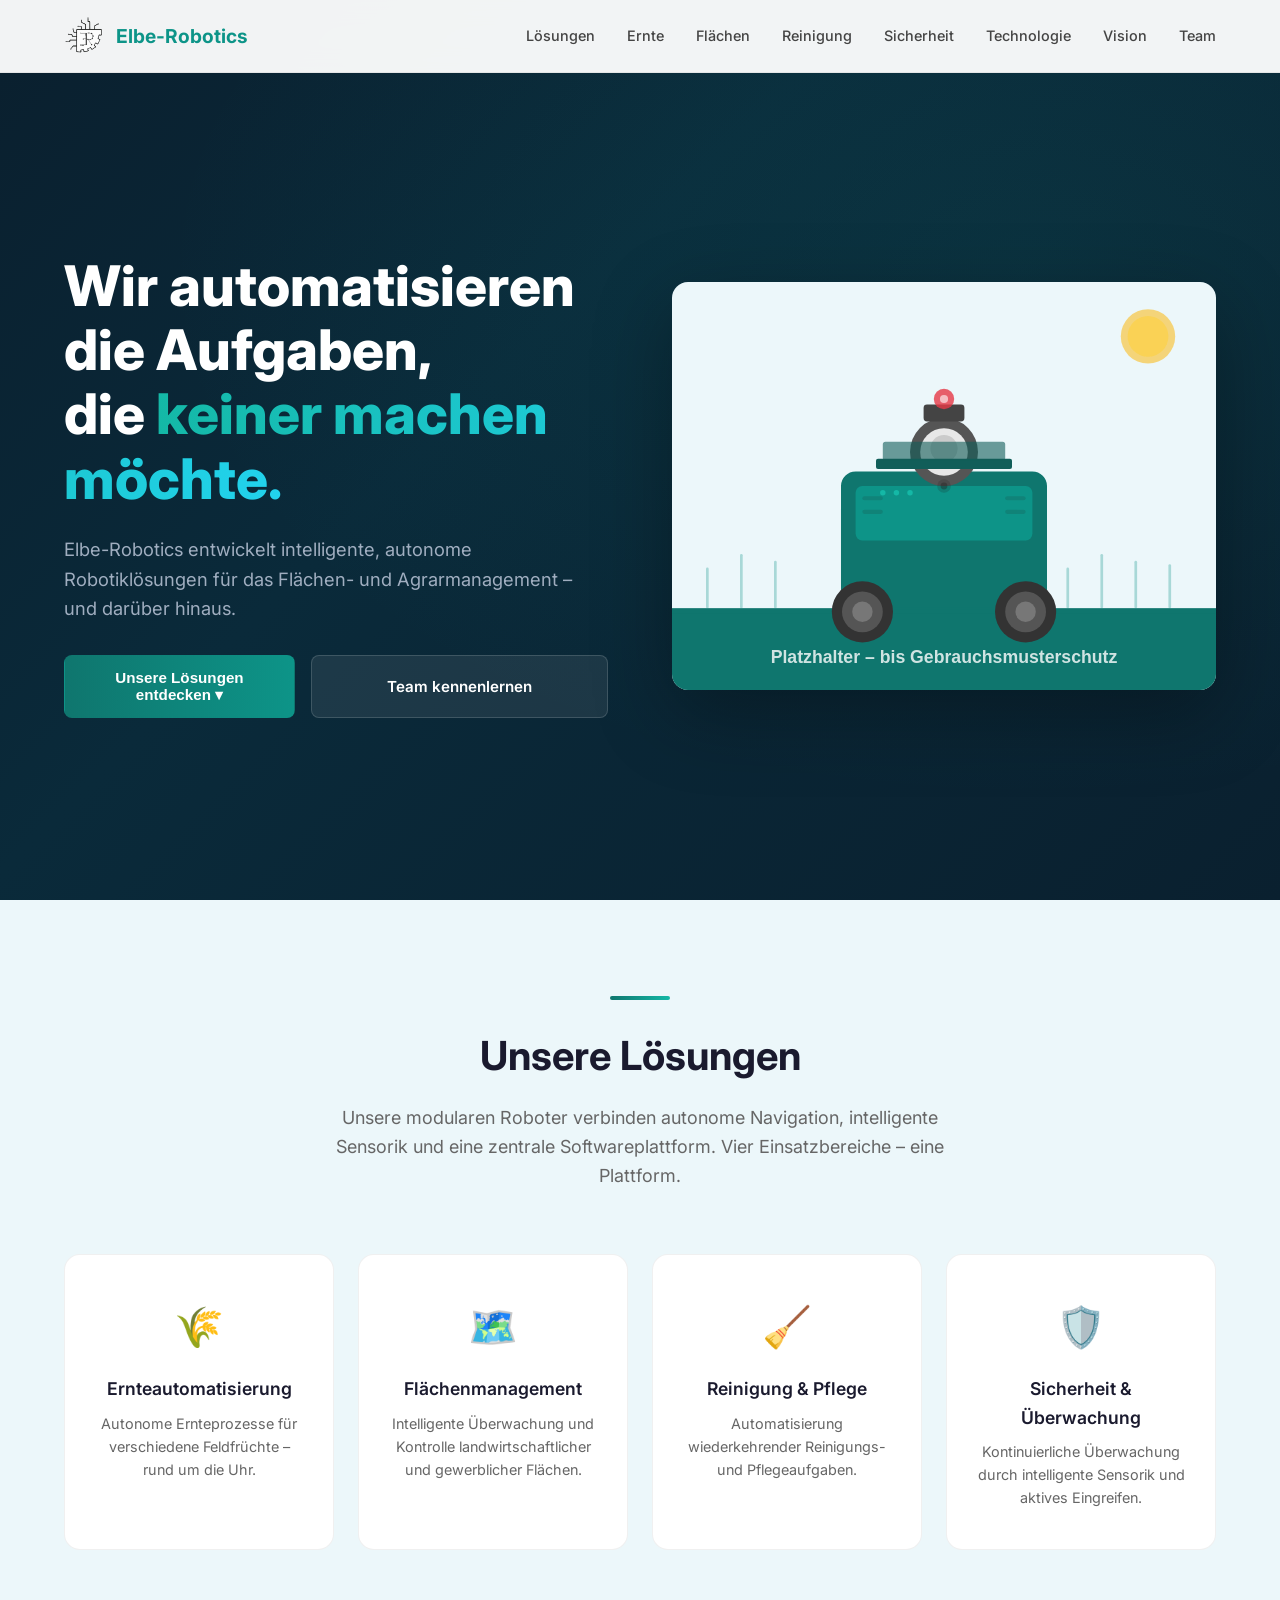
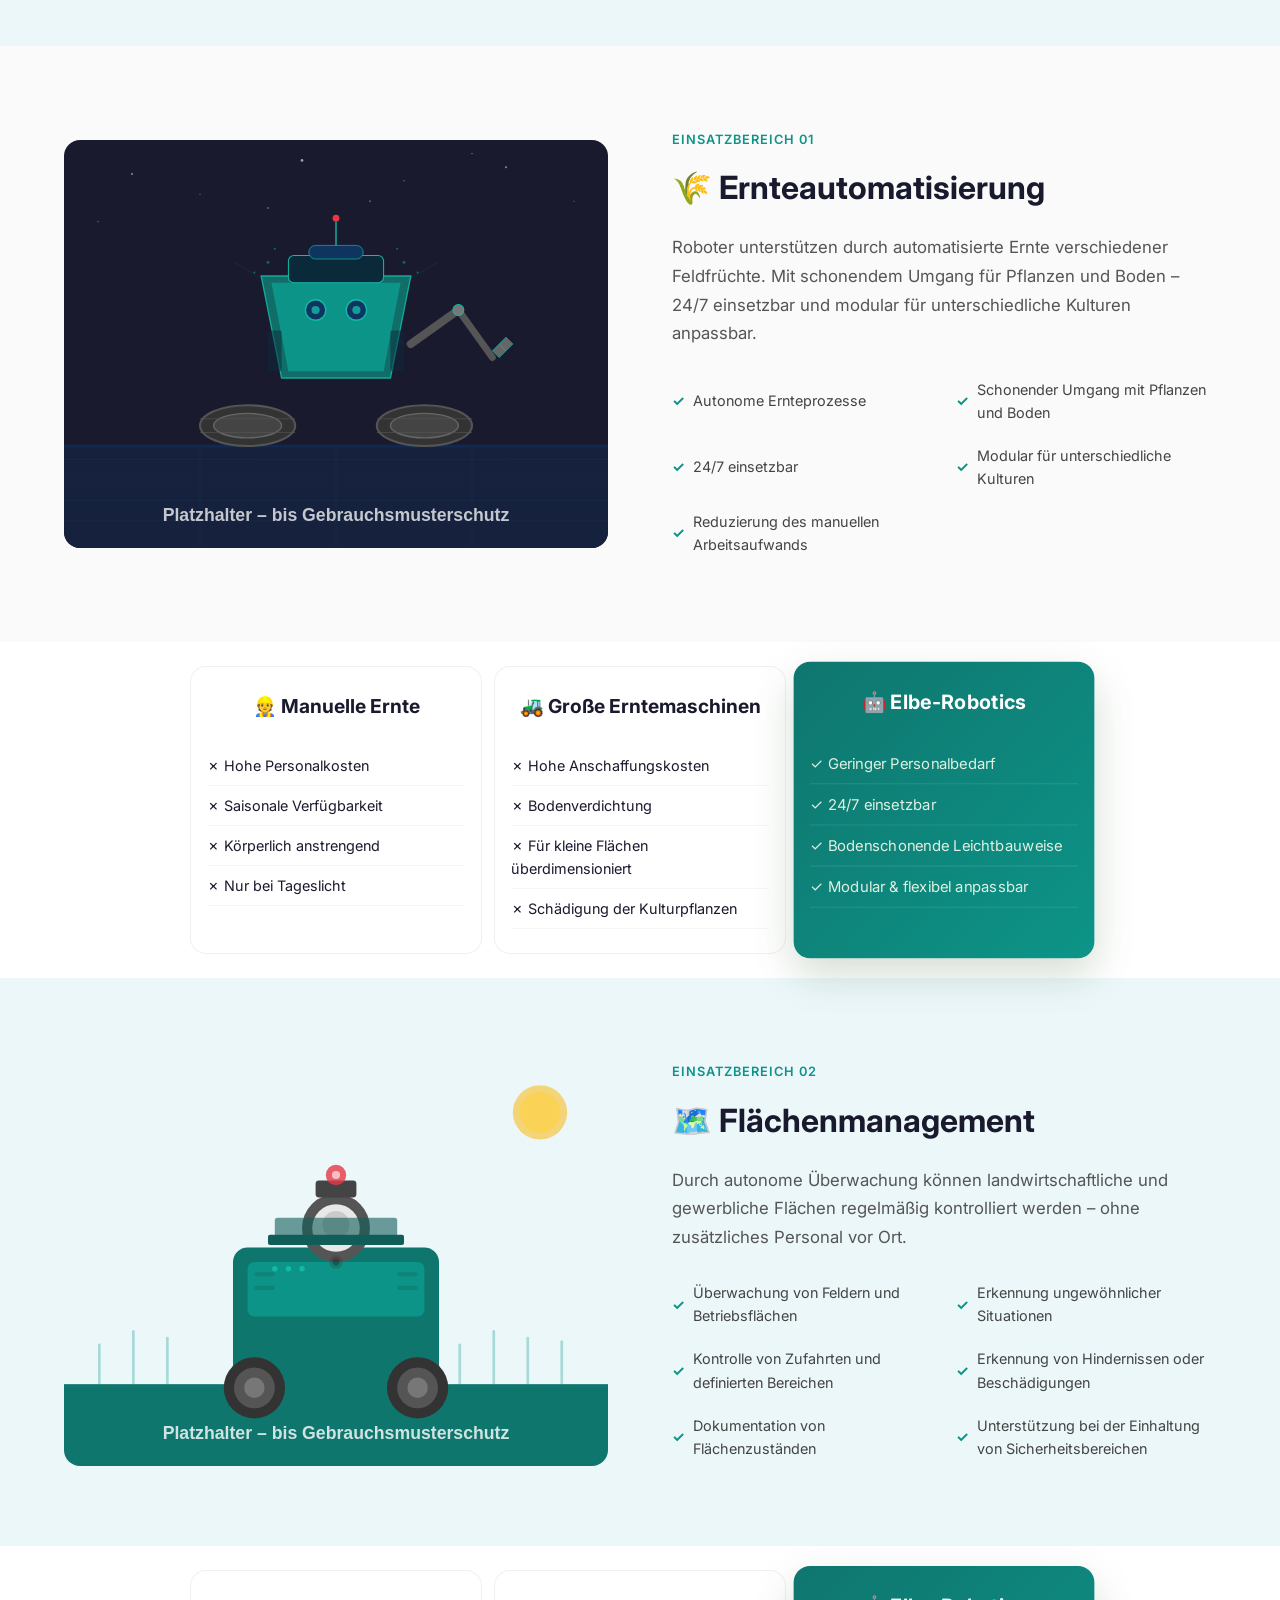
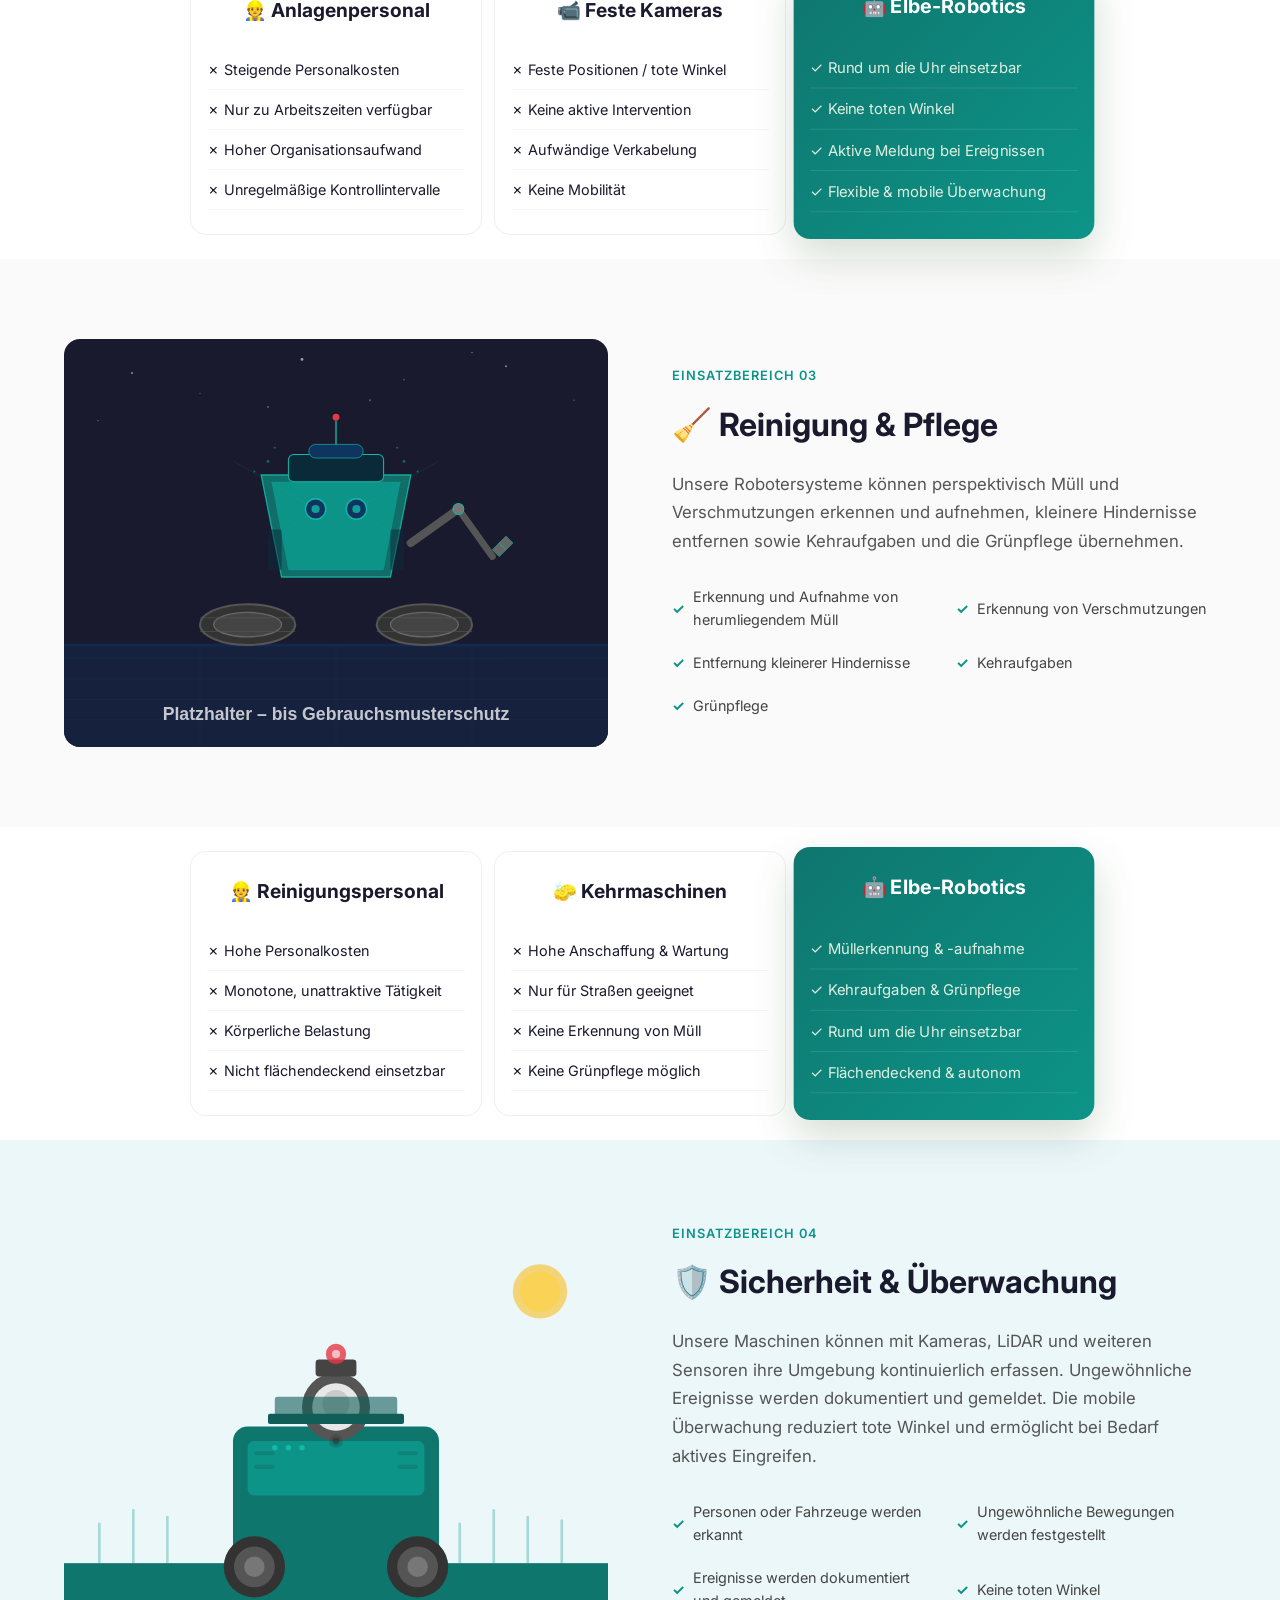
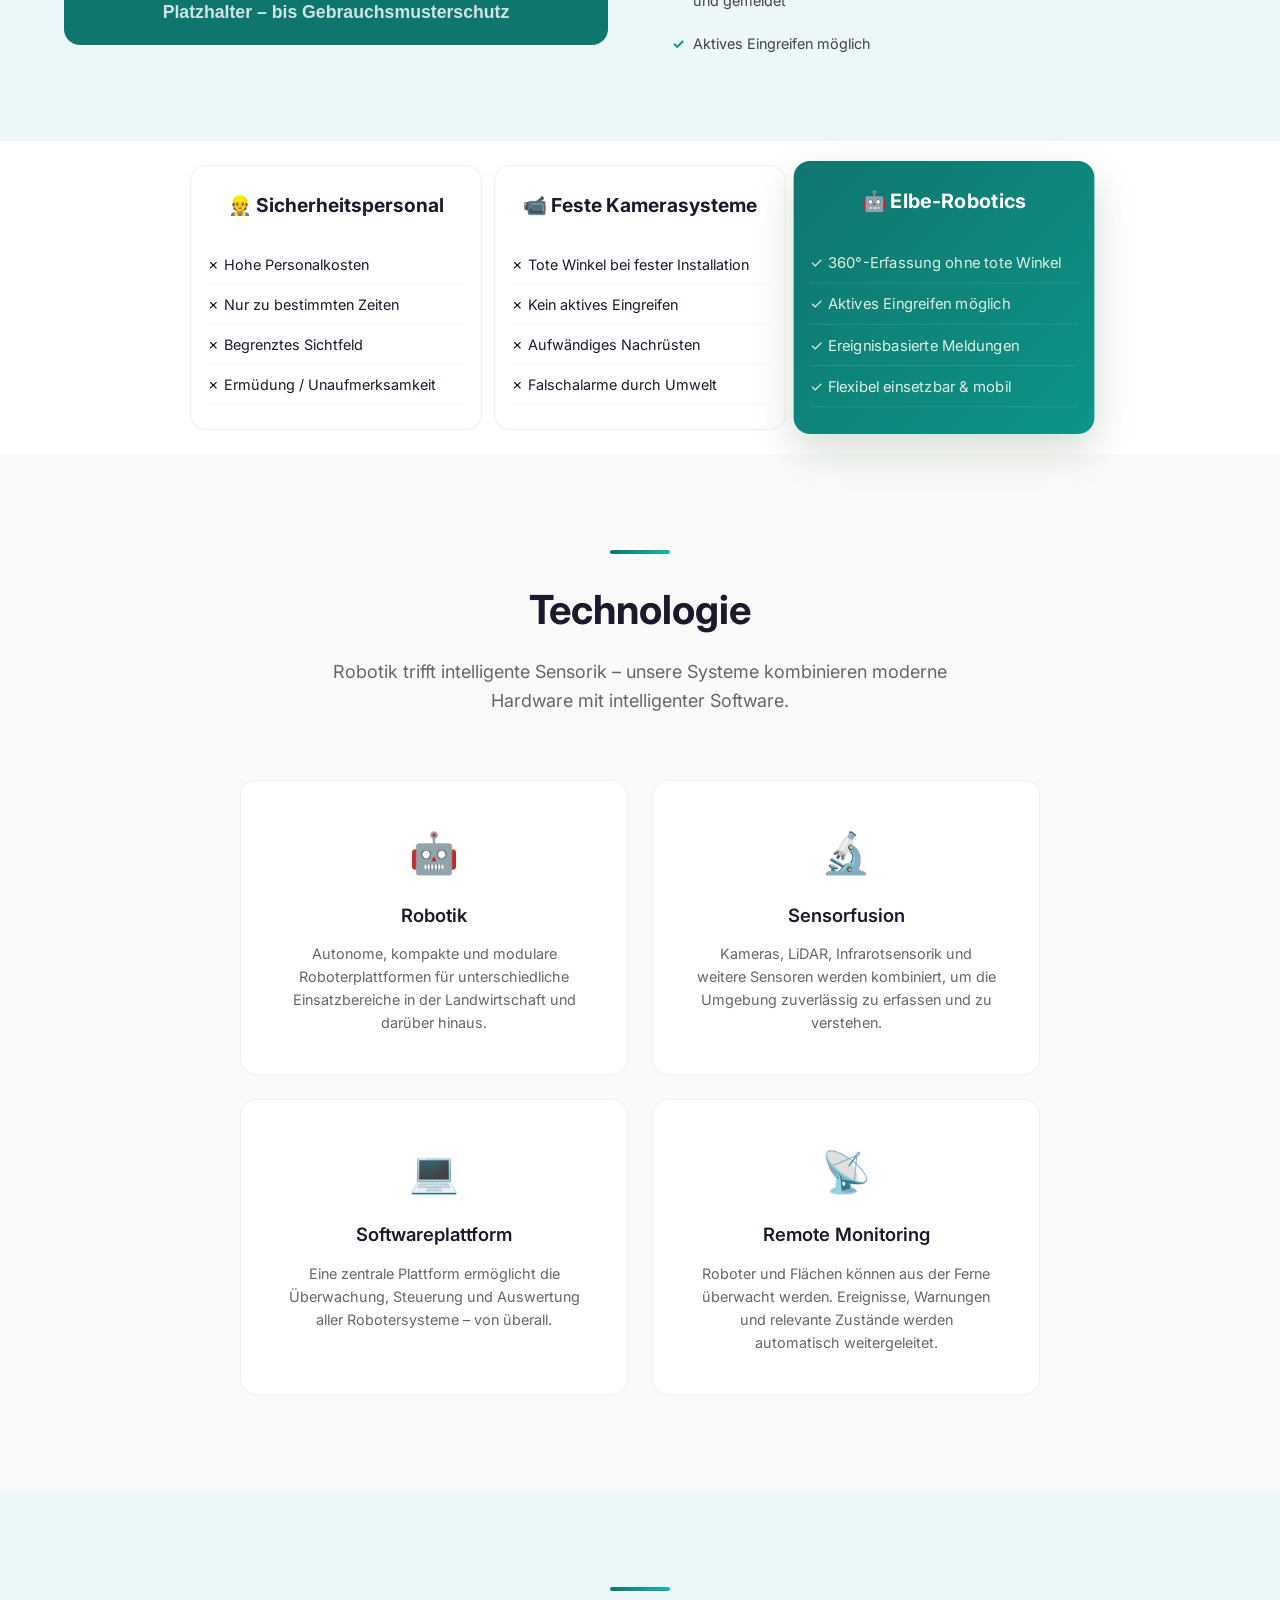
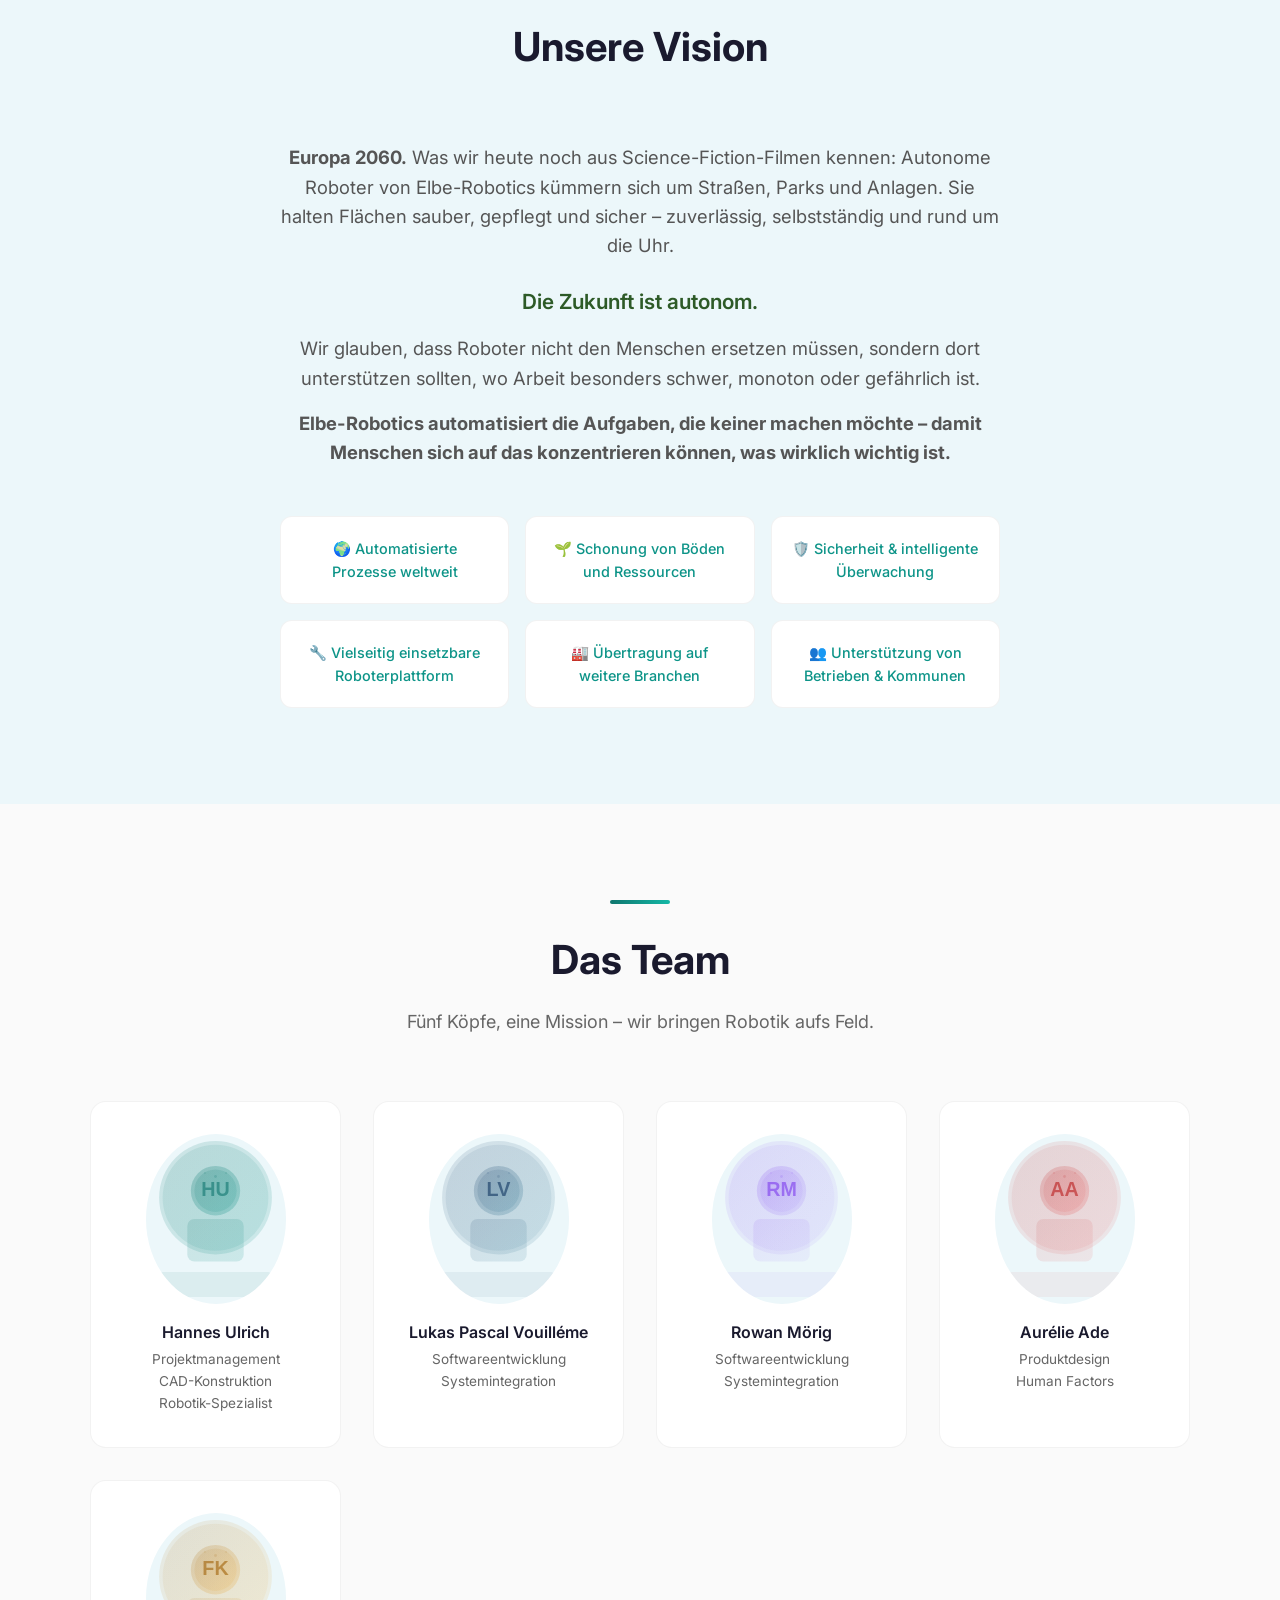
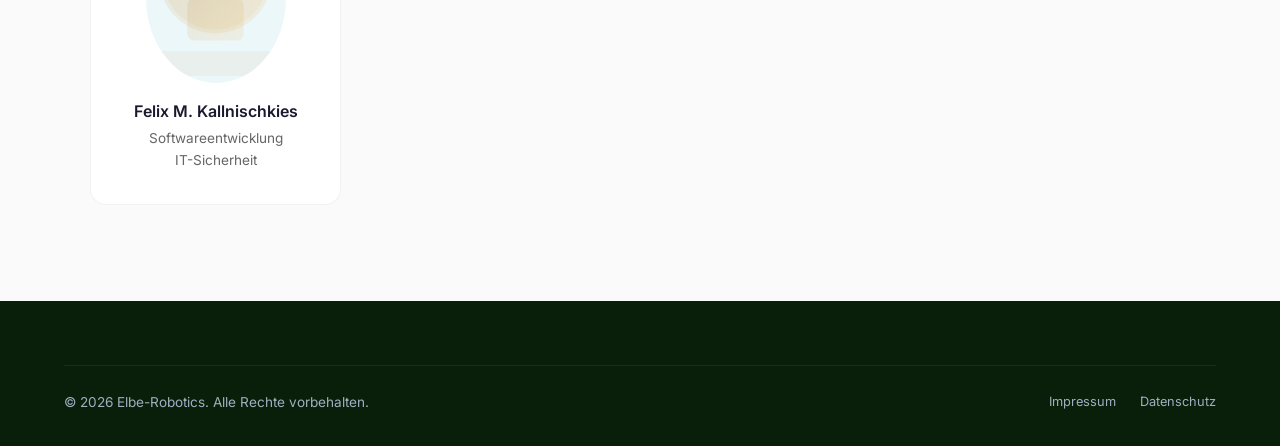
<file: index.html>
<!DOCTYPE html>
<html lang="de">
<head>
  <meta charset="UTF-8">
  <meta name="viewport" content="width=device-width, initial-scale=1.0">
  <title>Elbe-Robotics — Autonome Robotik für Flächen- & Agrarmanagement</title>
  <meta name="description" content="Elbe-Robotics entwickelt intelligente, autonome Robotiklösungen für das Flächen- und Agrarmanagement. Wir automatisieren die Aufgaben, die keiner machen möchte.">
  <link rel="stylesheet" href="css/styles.css">
  <link rel="icon" type="image/svg+xml" href="Logo_sw.svg">
  <link rel="preconnect" href="https://fonts.googleapis.com">
  <link rel="preconnect" href="https://fonts.gstatic.com" crossorigin>
  <link href="https://fonts.googleapis.com/css2?family=Inter:wght@400;500;600;700;800&display=swap" rel="stylesheet">
</head>
<body>

<!-- ═══ Navigation ═══ -->
<nav>
  <div class="container">
    <a href="#" class="nav-logo">
      <img src="Logo_sw.svg" alt="Elbe-Robotics Logo">
      <span>Elbe-Robotics</span>
    </a>
    <button class="hamburger" id="hamburger" aria-label="Menü öffnen">
      <span></span><span></span><span></span>
    </button>
    <ul class="nav-links" id="navLinks">
      <li><a href="#loesung">Lösungen</a></li>
      <li><a href="#ernte">Ernte</a></li>
      <li><a href="#flaechen">Flächen</a></li>
      <li><a href="#reinigung">Reinigung</a></li>
      <li><a href="#sicherheit">Sicherheit</a></li>
      <li><a href="#technologie">Technologie</a></li>
      <li><a href="#vision">Vision</a></li>
      <li><a href="#team">Team</a></li>
    </ul>
  </div>
</nav>

<!-- ═══ Hero ═══ -->
<section class="hero" id="hero">
  <div class="container">
    <div class="hero-content">
      <h1>Wir automatisieren die Aufgaben,<br>die <span>keiner machen möchte.</span></h1>
      <p>Elbe-Robotics entwickelt intelligente, autonome Robotiklösungen für das Flächen- und Agrarmanagement – und darüber hinaus.</p>
      <div class="hero-actions">
        <div class="btn-dropdown">
          <button class="btn btn-primary" onclick="this.parentElement.classList.toggle('open')">
            Unsere Lösungen entdecken ▾
          </button>
          <ul class="btn-dropdown-menu">
            <li><a href="#ernte">🌾 Ernteautomatisierung</a></li>
            <li><a href="#flaechen">🗺️ Flächenmanagement</a></li>
            <li><a href="#reinigung">🧹 Reinigung &amp; Pflege</a></li>
            <li><a href="#sicherheit">🛡️ Sicherheit &amp; Überwachung</a></li>
          </ul>
        </div>
        <a href="#team" class="btn btn-secondary">Team kennenlernen</a>
      </div>
    </div>
    <div class="hero-image">
      <img src="img/robot-1.svg" alt="Elbe-Robotics Agrarroboter auf dem Feld">
    </div>
  </div>
</section>

<!-- ═══ Solution Overview ═══ -->
<section class="section section-alt" id="loesung">
  <div class="container">
    <div class="section-header">
      <div class="section-divider"></div>
      <h2>Unsere Lösungen</h2>
      <p>Unsere modularen Roboter verbinden autonome Navigation, intelligente Sensorik und eine zentrale Softwareplattform. Vier Einsatzbereiche – eine Plattform.</p>
    </div>
    <div class="overview-grid">
      <a href="#ernte" class="overview-card">
        <span class="icon">🌾</span>
        <h3>Ernteautomatisierung</h3>
        <p>Autonome Ernteprozesse für verschiedene Feldfrüchte – rund um die Uhr.</p>
      </a>
      <a href="#flaechen" class="overview-card">
        <span class="icon">🗺️</span>
        <h3>Flächenmanagement</h3>
        <p>Intelligente Überwachung und Kontrolle landwirtschaftlicher und gewerblicher Flächen.</p>
      </a>
      <a href="#reinigung" class="overview-card">
        <span class="icon">🧹</span>
        <h3>Reinigung &amp; Pflege</h3>
        <p>Automatisierung wiederkehrender Reinigungs- und Pflegeaufgaben.</p>
      </a>
      <a href="#sicherheit" class="overview-card">
        <span class="icon">🛡️</span>
        <h3>Sicherheit &amp; Überwachung</h3>
        <p>Kontinuierliche Überwachung durch intelligente Sensorik und aktives Eingreifen.</p>
      </a>
    </div>
  </div>
</section>

<!-- ═══ Ernteautomatisierung ═══ -->
<section class="section section-use-case" id="ernte">
  <div class="container">
    <div class="use-case">
      <div class="use-case-image">
        <img src="img/robot-2.svg" alt="Ernteautomatisierung">
      </div>
      <div class="use-case-content">
        <span class="use-case-label">Einsatzbereich 01</span>
        <h2>🌾 Ernteautomatisierung</h2>
        <p>Roboter unterstützen durch automatisierte Ernte verschiedener Feldfrüchte. Mit schonendem Umgang für Pflanzen und Boden – 24/7 einsetzbar und modular für unterschiedliche Kulturen anpassbar.</p>
        <ul class="use-case-features">
          <li>Autonome Ernteprozesse</li>
          <li>Schonender Umgang mit Pflanzen und Boden</li>
          <li>24/7 einsetzbar</li>
          <li>Modular für unterschiedliche Kulturen</li>
          <li>Reduzierung des manuellen Arbeitsaufwands</li>
        </ul>
      </div>
    </div>
  </div>
</section>

<!-- ═══ Vergleich: Ernteautomatisierung ═══ -->
<section class="section section-compare" id="vergleich-ernte">
  <div class="container">
    <div class="comparison-grid comparison-compact">
      <div class="compare-card workers">
        <h3>👷 Manuelle Ernte</h3>
        <ul>
          <li>✗ Hohe Personalkosten</li>
          <li>✗ Saisonale Verfügbarkeit</li>
          <li>✗ Körperlich anstrengend</li>
          <li>✗ Nur bei Tageslicht</li>
        </ul>
      </div>
      <div class="compare-card traditional">
        <h3>🚜 Große Erntemaschinen</h3>
        <ul>
          <li>✗ Hohe Anschaffungskosten</li>
          <li>✗ Bodenverdichtung</li>
          <li>✗ Für kleine Flächen überdimensioniert</li>
          <li>✗ Schädigung der Kulturpflanzen</li>
        </ul>
      </div>
      <div class="compare-card elbe">
        <h3>🤖 Elbe-Robotics</h3>
        <ul>
          <li>✓ Geringer Personalbedarf</li>
          <li>✓ 24/7 einsetzbar</li>
          <li>✓ Bodenschonende Leichtbauweise</li>
          <li>✓ Modular &amp; flexibel anpassbar</li>
        </ul>
      </div>
    </div>
  </div>
</section>

<!-- ═══ Flächenmanagement ═══ -->
<section class="section section-alt section-use-case" id="flaechen">
  <div class="container">
    <div class="use-case flipped">
      <div class="use-case-content">
        <span class="use-case-label">Einsatzbereich 02</span>
        <h2>🗺️ Flächenmanagement</h2>
        <p>Durch autonome Überwachung können landwirtschaftliche und gewerbliche Flächen regelmäßig kontrolliert werden – ohne zusätzliches Personal vor Ort.</p>
        <ul class="use-case-features">
          <li>Überwachung von Feldern und Betriebsflächen</li>
          <li>Erkennung ungewöhnlicher Situationen</li>
          <li>Kontrolle von Zufahrten und definierten Bereichen</li>
          <li>Erkennung von Hindernissen oder Beschädigungen</li>
          <li>Dokumentation von Flächenzuständen</li>
          <li>Unterstützung bei der Einhaltung von Sicherheitsbereichen</li>
        </ul>
      </div>
      <div class="use-case-image">
        <img src="img/robot-1.svg" alt="Flächenmanagement">
      </div>
    </div>
  </div>
</section>

<!-- ═══ Vergleich: Flächenmanagement ═══ -->
<section class="section section-compare" id="vergleich-flaechen">
  <div class="container">
    <div class="comparison-grid comparison-compact">
      <div class="compare-card workers">
        <h3>👷 Anlagenpersonal</h3>
        <ul>
          <li>✗ Steigende Personalkosten</li>
          <li>✗ Nur zu Arbeitszeiten verfügbar</li>
          <li>✗ Hoher Organisationsaufwand</li>
          <li>✗ Unregelmäßige Kontrollintervalle</li>
        </ul>
      </div>
      <div class="compare-card traditional">
        <h3>📹 Feste Kameras</h3>
        <ul>
          <li>✗ Feste Positionen / tote Winkel</li>
          <li>✗ Keine aktive Intervention</li>
          <li>✗ Aufwändige Verkabelung</li>
          <li>✗ Keine Mobilität</li>
        </ul>
      </div>
      <div class="compare-card elbe">
        <h3>🤖 Elbe-Robotics</h3>
        <ul>
          <li>✓ Rund um die Uhr einsetzbar</li>
          <li>✓ Keine toten Winkel</li>
          <li>✓ Aktive Meldung bei Ereignissen</li>
          <li>✓ Flexible &amp; mobile Überwachung</li>
        </ul>
      </div>
    </div>
  </div>
</section>

<!-- ═══ Reinigung & Pflege ═══ -->
<section class="section section-use-case" id="reinigung">
  <div class="container">
    <div class="use-case">
      <div class="use-case-image">
        <img src="img/robot-2.svg" alt="Reinigung und Pflege">
      </div>
      <div class="use-case-content">
        <span class="use-case-label">Einsatzbereich 03</span>
        <h2>🧹 Reinigung &amp; Pflege</h2>
        <p>Unsere Robotersysteme können perspektivisch Müll und Verschmutzungen erkennen und aufnehmen, kleinere Hindernisse entfernen sowie Kehraufgaben und die Grünpflege übernehmen.</p>
        <ul class="use-case-features">
          <li>Erkennung und Aufnahme von herumliegendem Müll</li>
          <li>Erkennung von Verschmutzungen</li>
          <li>Entfernung kleinerer Hindernisse</li>
          <li>Kehraufgaben</li>
          <li>Grünpflege</li>
        </ul>
      </div>
    </div>
  </div>
</section>

<!-- ═══ Vergleich: Reinigung & Pflege ═══ -->
<section class="section section-compare" id="vergleich-reinigung">
  <div class="container">
    <div class="comparison-grid comparison-compact">
      <div class="compare-card workers">
        <h3>👷 Reinigungspersonal</h3>
        <ul>
          <li>✗ Hohe Personalkosten</li>
          <li>✗ Monotone, unattraktive Tätigkeit</li>
          <li>✗ Körperliche Belastung</li>
          <li>✗ Nicht flächendeckend einsetzbar</li>
        </ul>
      </div>
      <div class="compare-card traditional">
        <h3>🧽 Kehrmaschinen</h3>
        <ul>
          <li>✗ Hohe Anschaffung &amp; Wartung</li>
          <li>✗ Nur für Straßen geeignet</li>
          <li>✗ Keine Erkennung von Müll</li>
          <li>✗ Keine Grünpflege möglich</li>
        </ul>
      </div>
      <div class="compare-card elbe">
        <h3>🤖 Elbe-Robotics</h3>
        <ul>
          <li>✓ Müllerkennung &amp; -aufnahme</li>
          <li>✓ Kehraufgaben &amp; Grünpflege</li>
          <li>✓ Rund um die Uhr einsetzbar</li>
          <li>✓ Flächendeckend &amp; autonom</li>
        </ul>
      </div>
    </div>
  </div>
</section>

<!-- ═══ Sicherheit & Überwachung ═══ -->
<section class="section section-alt section-use-case" id="sicherheit">
  <div class="container">
    <div class="use-case flipped">
      <div class="use-case-content">
        <span class="use-case-label">Einsatzbereich 04</span>
        <h2>🛡️ Sicherheit &amp; Überwachung</h2>
        <p>Unsere Maschinen können mit Kameras, LiDAR und weiteren Sensoren ihre Umgebung kontinuierlich erfassen. Ungewöhnliche Ereignisse werden dokumentiert und gemeldet. Die mobile Überwachung reduziert tote Winkel und ermöglicht bei Bedarf aktives Eingreifen.</p>
        <ul class="use-case-features">
          <li>Personen oder Fahrzeuge werden erkannt</li>
          <li>Ungewöhnliche Bewegungen werden festgestellt</li>
          <li>Ereignisse werden dokumentiert und gemeldet</li>
          <li>Keine toten Winkel</li>
          <li>Aktives Eingreifen möglich</li>
        </ul>
      </div>
      <div class="use-case-image">
        <img src="img/robot-1.svg" alt="Sicherheitsüberwachung">
      </div>
    </div>
  </div>
</section>

<!-- ═══ Vergleich: Sicherheit & Überwachung ═══ -->
<section class="section section-compare" id="vergleich-sicherheit">
  <div class="container">
    <div class="comparison-grid comparison-compact">
      <div class="compare-card workers">
        <h3>👷 Sicherheitspersonal</h3>
        <ul>
          <li>✗ Hohe Personalkosten</li>
          <li>✗ Nur zu bestimmten Zeiten</li>
          <li>✗ Begrenztes Sichtfeld</li>
          <li>✗ Ermüdung / Unaufmerksamkeit</li>
        </ul>
      </div>
      <div class="compare-card traditional">
        <h3>📹 Feste Kamerasysteme</h3>
        <ul>
          <li>✗ Tote Winkel bei fester Installation</li>
          <li>✗ Kein aktives Eingreifen</li>
          <li>✗ Aufwändiges Nachrüsten</li>
          <li>✗ Falschalarme durch Umwelt</li>
        </ul>
      </div>
      <div class="compare-card elbe">
        <h3>🤖 Elbe-Robotics</h3>
        <ul>
          <li>✓ 360°-Erfassung ohne tote Winkel</li>
          <li>✓ Aktives Eingreifen möglich</li>
          <li>✓ Ereignisbasierte Meldungen</li>
          <li>✓ Flexibel einsetzbar &amp; mobil</li>
        </ul>
      </div>
    </div>
  </div>
</section>

<!-- ═══ Technology ═══ -->
<section class="section" id="technologie">
  <div class="container">
    <div class="section-header">
      <div class="section-divider"></div>
      <h2>Technologie</h2>
      <p>Robotik trifft intelligente Sensorik – unsere Systeme kombinieren moderne Hardware mit intelligenter Software.</p>
    </div>
    <div class="tech-grid">
      <div class="tech-card">
        <div class="icon">🤖</div>
        <h3>Robotik</h3>
        <p>Autonome, kompakte und modulare Roboterplattformen für unterschiedliche Einsatzbereiche in der Landwirtschaft und darüber hinaus.</p>
      </div>
      <div class="tech-card">
        <div class="icon">🔬</div>
        <h3>Sensorfusion</h3>
        <p>Kameras, LiDAR, Infrarotsensorik und weitere Sensoren werden kombiniert, um die Umgebung zuverlässig zu erfassen und zu verstehen.</p>
      </div>
      <div class="tech-card">
        <div class="icon">💻</div>
        <h3>Softwareplattform</h3>
        <p>Eine zentrale Plattform ermöglicht die Überwachung, Steuerung und Auswertung aller Robotersysteme – von überall.</p>
      </div>
      <div class="tech-card">
        <div class="icon">📡</div>
        <h3>Remote Monitoring</h3>
        <p>Roboter und Flächen können aus der Ferne überwacht werden. Ereignisse, Warnungen und relevante Zustände werden automatisch weitergeleitet.</p>
      </div>
    </div>
  </div>
</section>

<!-- ═══ Vision ═══ -->
<section class="section section-alt" id="vision">
  <div class="container">
    <div class="section-header">
      <div class="section-divider"></div>
      <h2>Unsere Vision</h2>
    </div>
    <div class="vision-block">
      <p><strong>Europa 2060.</strong> Was wir heute noch aus Science-Fiction-Filmen kennen: Autonome Roboter von Elbe-Robotics kümmern sich um Straßen, Parks und Anlagen. Sie halten Flächen sauber, gepflegt und sicher – zuverlässig, selbstständig und rund um die Uhr.</p>
      <p style="margin-top: 24px; font-size: 1.3rem; font-weight: 600; color: #2d5a27;">Die Zukunft ist autonom.</p>
      <p>Wir glauben, dass Roboter nicht den Menschen ersetzen müssen, sondern dort unterstützen sollten, wo Arbeit besonders schwer, monoton oder gefährlich ist.</p>
      <p><strong>Elbe-Robotics automatisiert die Aufgaben, die keiner machen möchte – damit Menschen sich auf das konzentrieren können, was wirklich wichtig ist.</strong></p>
      <div class="vision-goals">
        <div class="goal-item">🌍 Automatisierte Prozesse weltweit</div>
        <div class="goal-item">🌱 Schonung von Böden und Ressourcen</div>
        <div class="goal-item">🛡️ Sicherheit &amp; intelligente Überwachung</div>
        <div class="goal-item">🔧 Vielseitig einsetzbare Roboterplattform</div>
        <div class="goal-item">🏭 Übertragung auf weitere Branchen</div>
        <div class="goal-item">👥 Unterstützung von Betrieben &amp; Kommunen</div>
      </div>
    </div>
  </div>
</section>

<!-- ═══ Team ═══ -->
<section class="section" id="team">
  <div class="container">
    <div class="section-header">
      <div class="section-divider"></div>
      <h2>Das Team</h2>
      <p>Fünf Köpfe, eine Mission – wir bringen Robotik aufs Feld.</p>
    </div>
    <div class="team-grid">
      <div class="team-card">
        <img src="img/team-hannes.svg" alt="Hannes Ulrich">
        <h4>Hannes Ulrich</h4>
        <p>Projektmanagement<br>CAD-Konstruktion<br>Robotik-Spezialist</p>
      </div>
      <div class="team-card">
        <img src="img/team-lukas.svg" alt="Lukas Pascal Vouilléme">
        <h4>Lukas Pascal Vouilléme</h4>
        <p>Softwareentwicklung<br>Systemintegration</p>
      </div>
      <div class="team-card">
        <img src="img/team-rowan.svg" alt="Rowan Mörig">
        <h4>Rowan Mörig</h4>
        <p>Softwareentwicklung<br>Systemintegration</p>
      </div>
      <div class="team-card">
        <img src="img/team-aurelie.svg" alt="Aurélie Ade">
        <h4>Aurélie Ade</h4>
        <p>Produktdesign<br>Human Factors</p>
      </div>
      <div class="team-card">
        <img src="img/team-felix.svg" alt="Felix Maximilian Kallnischkies">
        <h4>Felix M. Kallnischkies</h4>
        <p>Softwareentwicklung<br>IT-Sicherheit</p>
      </div>
    </div>
  </div>
</section>

<!-- ═══ Footer ═══ -->
<footer>
  <div class="container">
    <div class="footer-bottom">
      <p>© 2026 Elbe-Robotics. Alle Rechte vorbehalten.</p>
      <div class="footer-links">
        <a href="impressum.html">Impressum</a>
        <a href="datenschutz.html">Datenschutz</a>
      </div>
    </div>
  </div>
</footer>

<!-- ═══ Script ═══ -->
<script>
  document.getElementById('hamburger').addEventListener('click', () => {
    document.getElementById('navLinks').classList.toggle('open');
  });
  document.querySelectorAll('.nav-links a').forEach(link => {
    link.addEventListener('click', () => {
      document.getElementById('navLinks').classList.remove('open');
    });
  });
  // Close hero dropdown on outside click
  document.addEventListener('click', (e) => {
    document.querySelectorAll('.btn-dropdown.open').forEach(d => {
      if (!d.contains(e.target)) d.classList.remove('open');
    });
  });
  // Close hero dropdown after selecting an option
  document.querySelectorAll('.btn-dropdown-menu a').forEach(link => {
    link.addEventListener('click', () => {
      link.closest('.btn-dropdown').classList.remove('open');
    });
  });
</script>

</body>
</html>
</file>
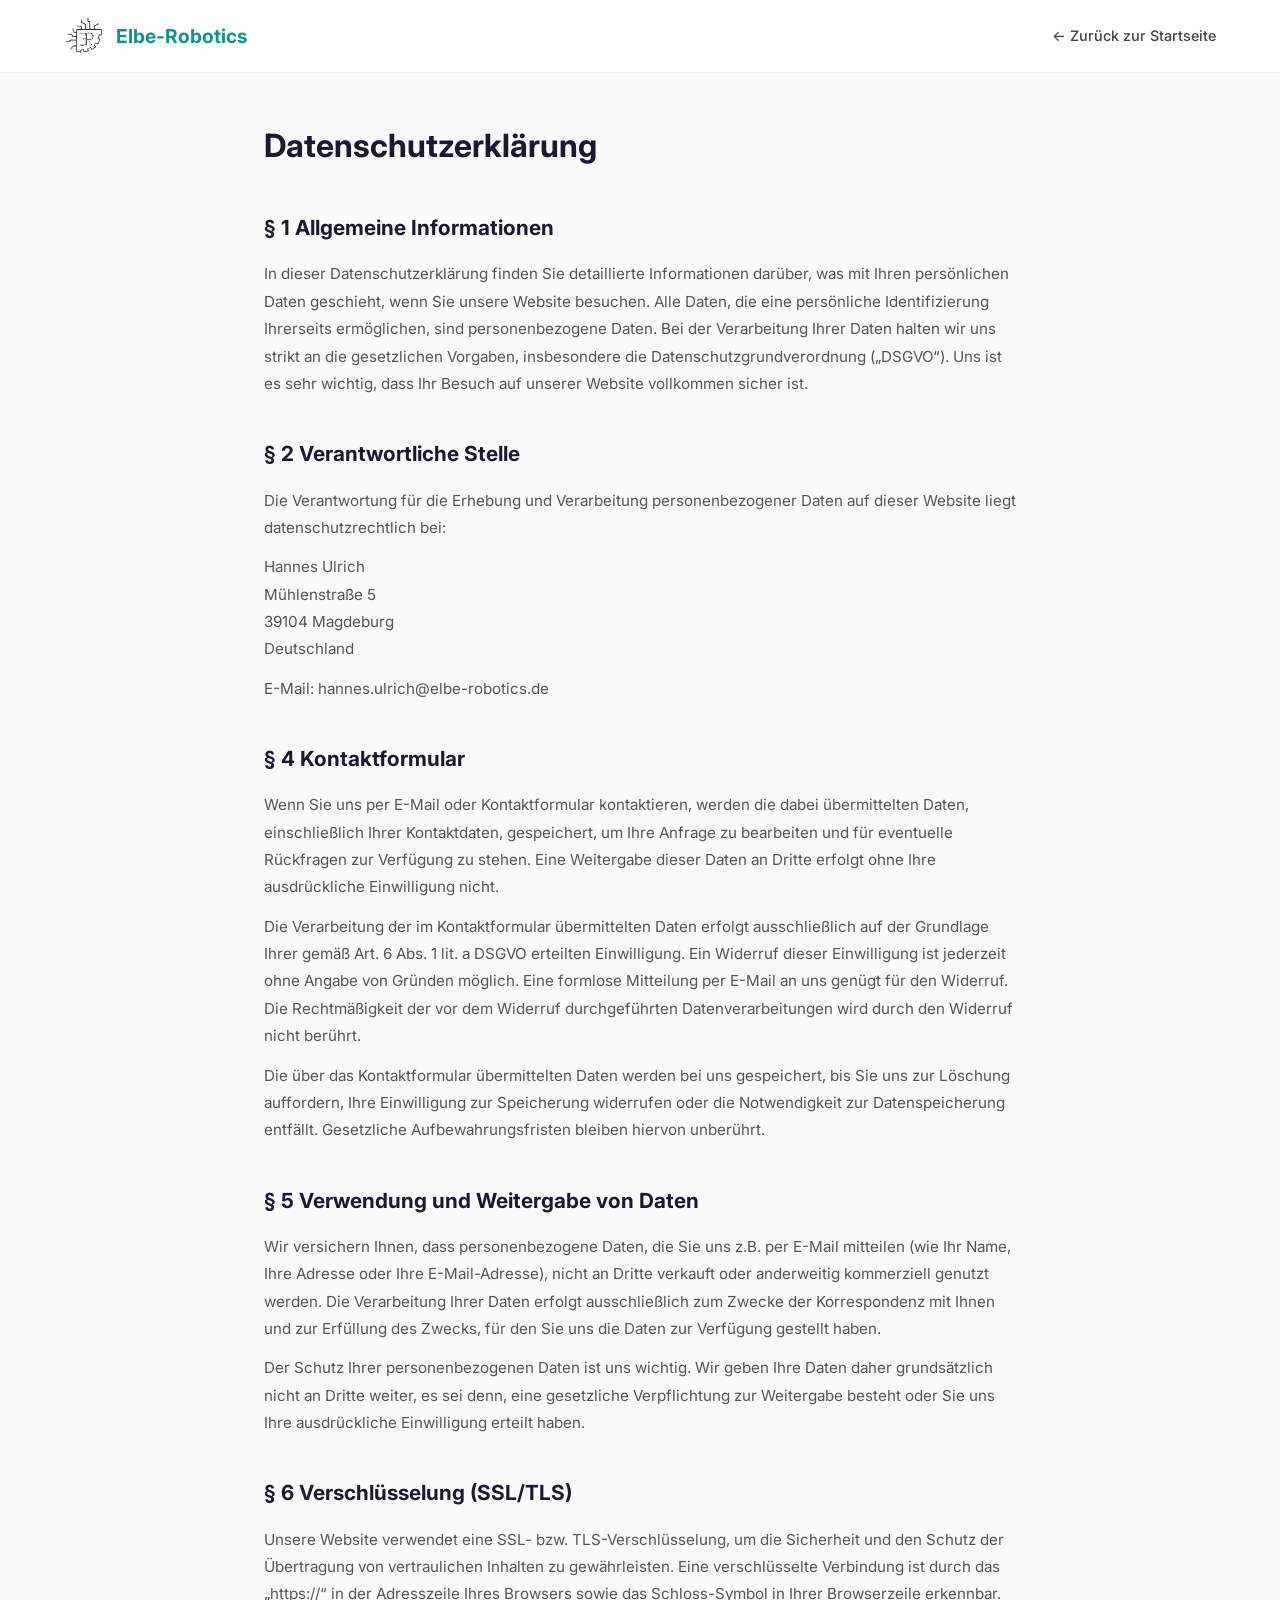
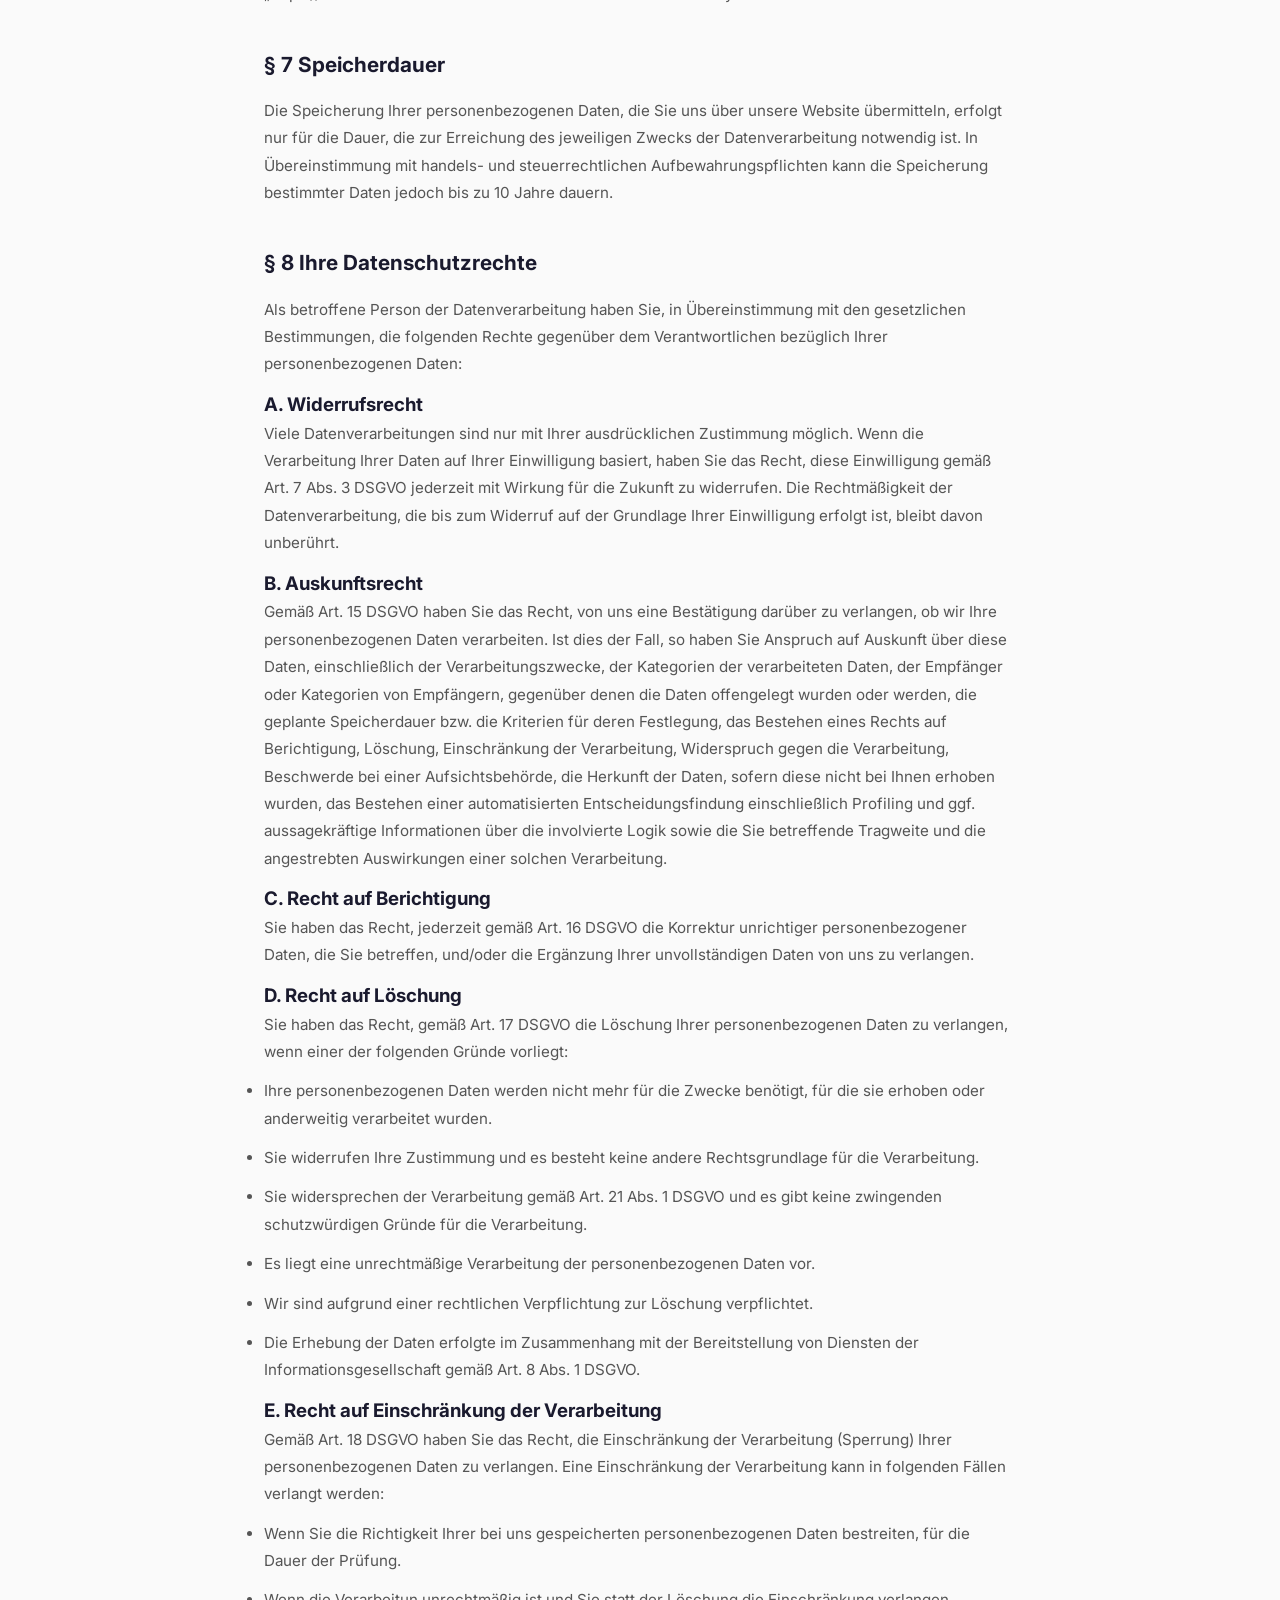
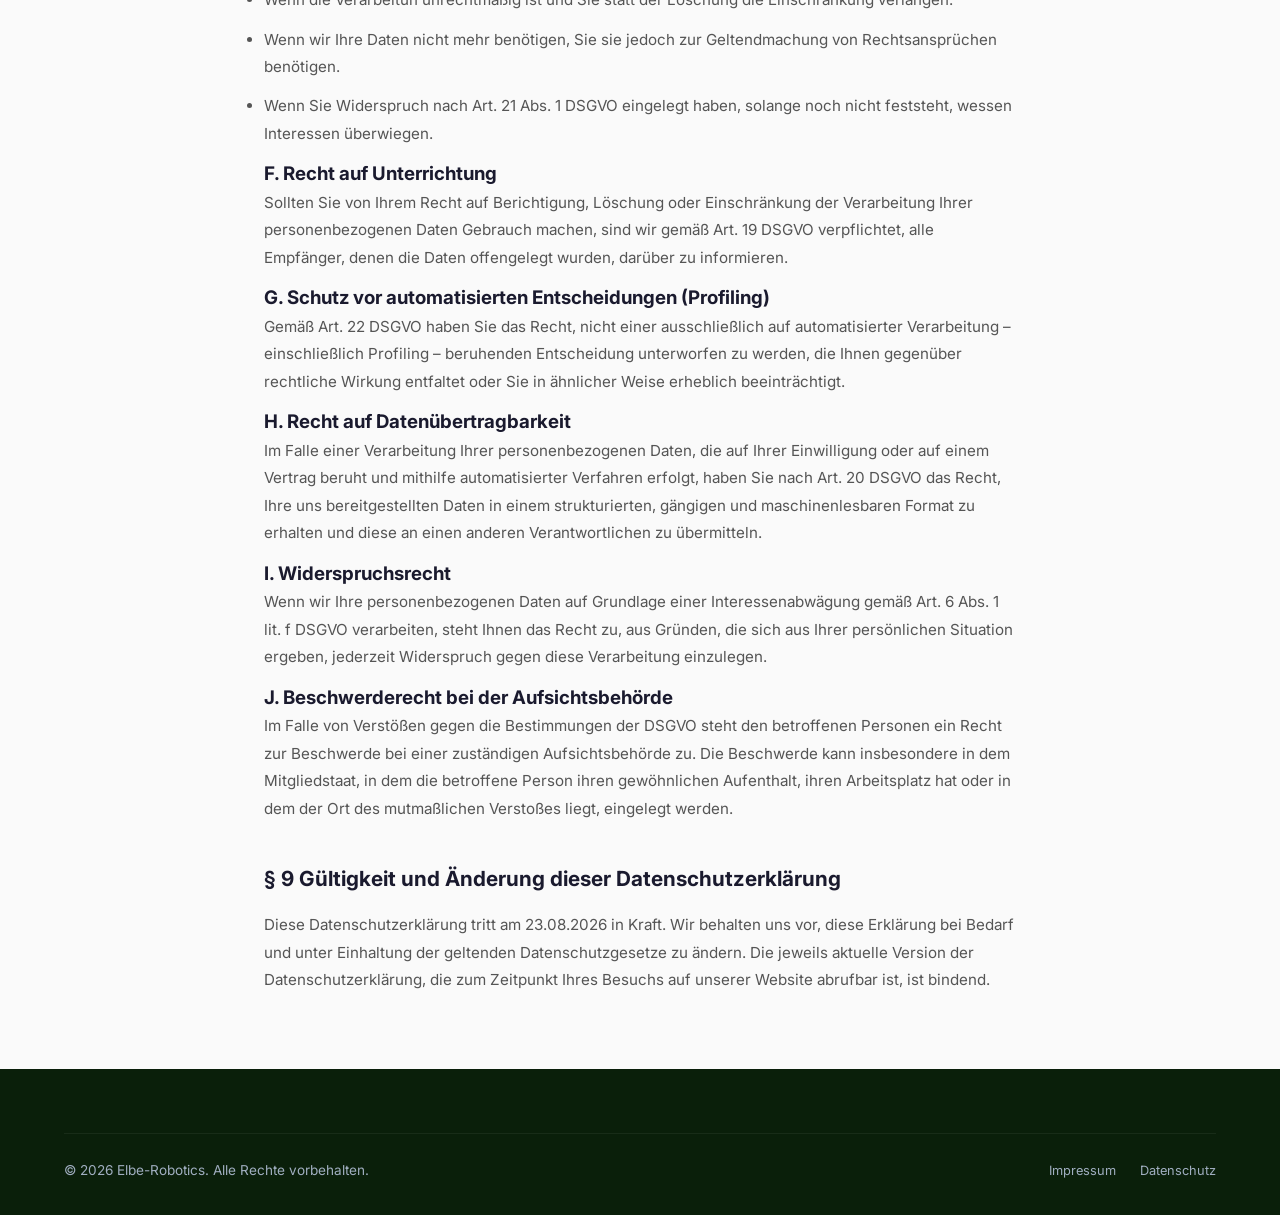
<file: datenschutz.html>
<!DOCTYPE html>
<html lang="de">
<head>
  <meta charset="UTF-8">
  <meta name="viewport" content="width=device-width, initial-scale=1.0">
  <title>Datenschutzerklärung — Elbe-Robotics</title>
  <meta name="description" content="Datenschutzerklärung der Elbe-Robotics Website">
  <link rel="stylesheet" href="css/styles.css">
  <link rel="icon" type="image/svg+xml" href="Logo_sw.svg">
  <link rel="preconnect" href="https://fonts.googleapis.com" crossorigin>
  <link rel="preconnect" href="https://fonts.gstatic.com" crossorigin>
  <link href="https://fonts.googleapis.com/css2?family=Inter:wght@400;500;600;700&display=swap" rel="stylesheet">
</head>
<body>

<nav>
  <div class="container">
    <a href="index.html" class="nav-logo">
      <img src="Logo_sw.svg" alt="Elbe-Robotics Logo">
      <span>Elbe-Robotics</span>
    </a>
    <ul class="nav-links" id="navLinks">
      <li><a href="index.html">← Zurück zur Startseite</a></li>
    </ul>
  </div>
</nav>

<div class="legal-content">
  <h1>Datenschutzerklärung</h1>

  <!-- ⚠️ HINWEIS: Dieses Dokument enthält noch Platzhalter (Domain, Name, Aufsichtsbehörde). Bitte vor Veröffentlichung anpassen! -->

  <h2>§ 1 Allgemeine Informationen</h2>
  <p>In dieser Datenschutzerklärung finden Sie detaillierte Informationen darüber, was mit Ihren persönlichen Daten geschieht, wenn Sie unsere Website besuchen. Alle Daten, die eine persönliche Identifizierung Ihrerseits ermöglichen, sind personenbezogene Daten. Bei der Verarbeitung Ihrer Daten halten wir uns strikt an die gesetzlichen Vorgaben, insbesondere die Datenschutzgrundverordnung („DSGVO“). Uns ist es sehr wichtig, dass Ihr Besuch auf unserer Website vollkommen sicher ist.</p>

  <h2>§ 2 Verantwortliche Stelle</h2>
  <p>Die Verantwortung für die Erhebung und Verarbeitung personenbezogener Daten auf dieser Website liegt datenschutzrechtlich bei:</p>
  <p>
    Hannes Ulrich<br>
    Mühlenstraße 5<br>
    39104 Magdeburg<br>
    Deutschland
  </p>
  <p>E-Mail: hannes.ulrich@elbe-robotics.de</p>

  <h2>§ 4 Kontaktformular</h2>
  <p>Wenn Sie uns per E-Mail oder Kontaktformular kontaktieren, werden die dabei übermittelten Daten, einschließlich Ihrer Kontaktdaten, gespeichert, um Ihre Anfrage zu bearbeiten und für eventuelle Rückfragen zur Verfügung zu stehen. Eine Weitergabe dieser Daten an Dritte erfolgt ohne Ihre ausdrückliche Einwilligung nicht.</p>
  <p>Die Verarbeitung der im Kontaktformular übermittelten Daten erfolgt ausschließlich auf der Grundlage Ihrer gemäß Art. 6 Abs. 1 lit. a DSGVO erteilten Einwilligung. Ein Widerruf dieser Einwilligung ist jederzeit ohne Angabe von Gründen möglich. Eine formlose Mitteilung per E-Mail an uns genügt für den Widerruf. Die Rechtmäßigkeit der vor dem Widerruf durchgeführten Datenverarbeitungen wird durch den Widerruf nicht berührt.</p>
  <p>Die über das Kontaktformular übermittelten Daten werden bei uns gespeichert, bis Sie uns zur Löschung auffordern, Ihre Einwilligung zur Speicherung widerrufen oder die Notwendigkeit zur Datenspeicherung entfällt. Gesetzliche Aufbewahrungsfristen bleiben hiervon unberührt.</p>

  <h2>§ 5 Verwendung und Weitergabe von Daten</h2>
  <p>Wir versichern Ihnen, dass personenbezogene Daten, die Sie uns z.B. per E-Mail mitteilen (wie Ihr Name, Ihre Adresse oder Ihre E-Mail-Adresse), nicht an Dritte verkauft oder anderweitig kommerziell genutzt werden. Die Verarbeitung Ihrer Daten erfolgt ausschließlich zum Zwecke der Korrespondenz mit Ihnen und zur Erfüllung des Zwecks, für den Sie uns die Daten zur Verfügung gestellt haben.</p>
  <p>Der Schutz Ihrer personenbezogenen Daten ist uns wichtig. Wir geben Ihre Daten daher grundsätzlich nicht an Dritte weiter, es sei denn, eine gesetzliche Verpflichtung zur Weitergabe besteht oder Sie uns Ihre ausdrückliche Einwilligung erteilt haben.</p>

  <h2>§ 6 Verschlüsselung (SSL/TLS)</h2>
  <p>Unsere Website verwendet eine SSL- bzw. TLS-Verschlüsselung, um die Sicherheit und den Schutz der Übertragung von vertraulichen Inhalten zu gewährleisten. Eine verschlüsselte Verbindung ist durch das „https://“ in der Adresszeile Ihres Browsers sowie das Schloss-Symbol in Ihrer Browserzeile erkennbar.</p>

  <h2>§ 7 Speicherdauer</h2>
  <p>Die Speicherung Ihrer personenbezogenen Daten, die Sie uns über unsere Website übermitteln, erfolgt nur für die Dauer, die zur Erreichung des jeweiligen Zwecks der Datenverarbeitung notwendig ist. In Übereinstimmung mit handels- und steuerrechtlichen Aufbewahrungspflichten kann die Speicherung bestimmter Daten jedoch bis zu 10 Jahre dauern.</p>

  <h2>§ 8 Ihre Datenschutzrechte</h2>
  <p>Als betroffene Person der Datenverarbeitung haben Sie, in Übereinstimmung mit den gesetzlichen Bestimmungen, die folgenden Rechte gegenüber dem Verantwortlichen bezüglich Ihrer personenbezogenen Daten:</p>

  <h3>A. Widerrufsrecht</h3>
  <p>Viele Datenverarbeitungen sind nur mit Ihrer ausdrücklichen Zustimmung möglich. Wenn die Verarbeitung Ihrer Daten auf Ihrer Einwilligung basiert, haben Sie das Recht, diese Einwilligung gemäß Art. 7 Abs. 3 DSGVO jederzeit mit Wirkung für die Zukunft zu widerrufen. Die Rechtmäßigkeit der Datenverarbeitung, die bis zum Widerruf auf der Grundlage Ihrer Einwilligung erfolgt ist, bleibt davon unberührt.</p>

  <h3>B. Auskunftsrecht</h3>
  <p>Gemäß Art. 15 DSGVO haben Sie das Recht, von uns eine Bestätigung darüber zu verlangen, ob wir Ihre personenbezogenen Daten verarbeiten. Ist dies der Fall, so haben Sie Anspruch auf Auskunft über diese Daten, einschließlich der Verarbeitungszwecke, der Kategorien der verarbeiteten Daten, der Empfänger oder Kategorien von Empfängern, gegenüber denen die Daten offengelegt wurden oder werden, die geplante Speicherdauer bzw. die Kriterien für deren Festlegung, das Bestehen eines Rechts auf Berichtigung, Löschung, Einschränkung der Verarbeitung, Widerspruch gegen die Verarbeitung, Beschwerde bei einer Aufsichtsbehörde, die Herkunft der Daten, sofern diese nicht bei Ihnen erhoben wurden, das Bestehen einer automatisierten Entscheidungsfindung einschließlich Profiling und ggf. aussagekräftige Informationen über die involvierte Logik sowie die Sie betreffende Tragweite und die angestrebten Auswirkungen einer solchen Verarbeitung.</p>

  <h3>C. Recht auf Berichtigung</h3>
  <p>Sie haben das Recht, jederzeit gemäß Art. 16 DSGVO die Korrektur unrichtiger personenbezogener Daten, die Sie betreffen, und/oder die Ergänzung Ihrer unvollständigen Daten von uns zu verlangen.</p>

  <h3>D. Recht auf Löschung</h3>
  <p>Sie haben das Recht, gemäß Art. 17 DSGVO die Löschung Ihrer personenbezogenen Daten zu verlangen, wenn einer der folgenden Gründe vorliegt:</p>
  <ul>
    <li>Ihre personenbezogenen Daten werden nicht mehr für die Zwecke benötigt, für die sie erhoben oder anderweitig verarbeitet wurden.</li>
    <li>Sie widerrufen Ihre Zustimmung und es besteht keine andere Rechtsgrundlage für die Verarbeitung.</li>
    <li>Sie widersprechen der Verarbeitung gemäß Art. 21 Abs. 1 DSGVO und es gibt keine zwingenden schutzwürdigen Gründe für die Verarbeitung.</li>
    <li>Es liegt eine unrechtmäßige Verarbeitung der personenbezogenen Daten vor.</li>
    <li>Wir sind aufgrund einer rechtlichen Verpflichtung zur Löschung verpflichtet.</li>
    <li>Die Erhebung der Daten erfolgte im Zusammenhang mit der Bereitstellung von Diensten der Informationsgesellschaft gemäß Art. 8 Abs. 1 DSGVO.</li>
  </ul>

  <h3>E. Recht auf Einschränkung der Verarbeitung</h3>
  <p>Gemäß Art. 18 DSGVO haben Sie das Recht, die Einschränkung der Verarbeitung (Sperrung) Ihrer personenbezogenen Daten zu verlangen. Eine Einschränkung der Verarbeitung kann in folgenden Fällen verlangt werden:</p>
  <ul>
    <li>Wenn Sie die Richtigkeit Ihrer bei uns gespeicherten personenbezogenen Daten bestreiten, für die Dauer der Prüfung.</li>
    <li>Wenn die Verarbeitun unrechtmäßig ist und Sie statt der Löschung die Einschränkung verlangen.</li>
    <li>Wenn wir Ihre Daten nicht mehr benötigen, Sie sie jedoch zur Geltendmachung von Rechtsansprüchen benötigen.</li>
    <li>Wenn Sie Widerspruch nach Art. 21 Abs. 1 DSGVO eingelegt haben, solange noch nicht feststeht, wessen Interessen überwiegen.</li>
  </ul>

  <h3>F. Recht auf Unterrichtung</h3>
  <p>Sollten Sie von Ihrem Recht auf Berichtigung, Löschung oder Einschränkung der Verarbeitung Ihrer personenbezogenen Daten Gebrauch machen, sind wir gemäß Art. 19 DSGVO verpflichtet, alle Empfänger, denen die Daten offengelegt wurden, darüber zu informieren.</p>

  <h3>G. Schutz vor automatisierten Entscheidungen (Profiling)</h3>
  <p>Gemäß Art. 22 DSGVO haben Sie das Recht, nicht einer ausschließlich auf automatisierter Verarbeitung – einschließlich Profiling – beruhenden Entscheidung unterworfen zu werden, die Ihnen gegenüber rechtliche Wirkung entfaltet oder Sie in ähnlicher Weise erheblich beeinträchtigt.</p>

  <h3>H. Recht auf Datenübertragbarkeit</h3>
  <p>Im Falle einer Verarbeitung Ihrer personenbezogenen Daten, die auf Ihrer Einwilligung oder auf einem Vertrag beruht und mithilfe automatisierter Verfahren erfolgt, haben Sie nach Art. 20 DSGVO das Recht, Ihre uns bereitgestellten Daten in einem strukturierten, gängigen und maschinenlesbaren Format zu erhalten und diese an einen anderen Verantwortlichen zu übermitteln.</p>

  <h3>I. Widerspruchsrecht</h3>
  <p>Wenn wir Ihre personenbezogenen Daten auf Grundlage einer Interessenabwägung gemäß Art. 6 Abs. 1 lit. f DSGVO verarbeiten, steht Ihnen das Recht zu, aus Gründen, die sich aus Ihrer persönlichen Situation ergeben, jederzeit Widerspruch gegen diese Verarbeitung einzulegen.</p>

  <h3>J. Beschwerderecht bei der Aufsichtsbehörde</h3>
  <p>Im Falle von Verstößen gegen die Bestimmungen der DSGVO steht den betroffenen Personen ein Recht zur Beschwerde bei einer zuständigen Aufsichtsbehörde zu. Die Beschwerde kann insbesondere in dem Mitgliedstaat, in dem die betroffene Person ihren gewöhnlichen Aufenthalt, ihren Arbeitsplatz hat oder in dem der Ort des mutmaßlichen Verstoßes liegt, eingelegt werden.</p>

  <h2>§ 9 Gültigkeit und Änderung dieser Datenschutzerklärung</h2>
  <p>Diese Datenschutzerklärung tritt am 23.08.2026 in Kraft. Wir behalten uns vor, diese Erklärung bei Bedarf und unter Einhaltung der geltenden Datenschutzgesetze zu ändern. Die jeweils aktuelle Version der Datenschutzerklärung, die zum Zeitpunkt Ihres Besuchs auf unserer Website abrufbar ist, ist bindend.</p>
</div>

<footer>
  <div class="container">
    <div class="footer-bottom">
      <p>© 2026 Elbe-Robotics. Alle Rechte vorbehalten.</p>
      <div class="footer-links">
        <a href="impressum.html">Impressum</a>
        <a href="datenschutz.html">Datenschutz</a>
      </div>
    </div>
  </div>
</footer>

</body>
</html>
</file>
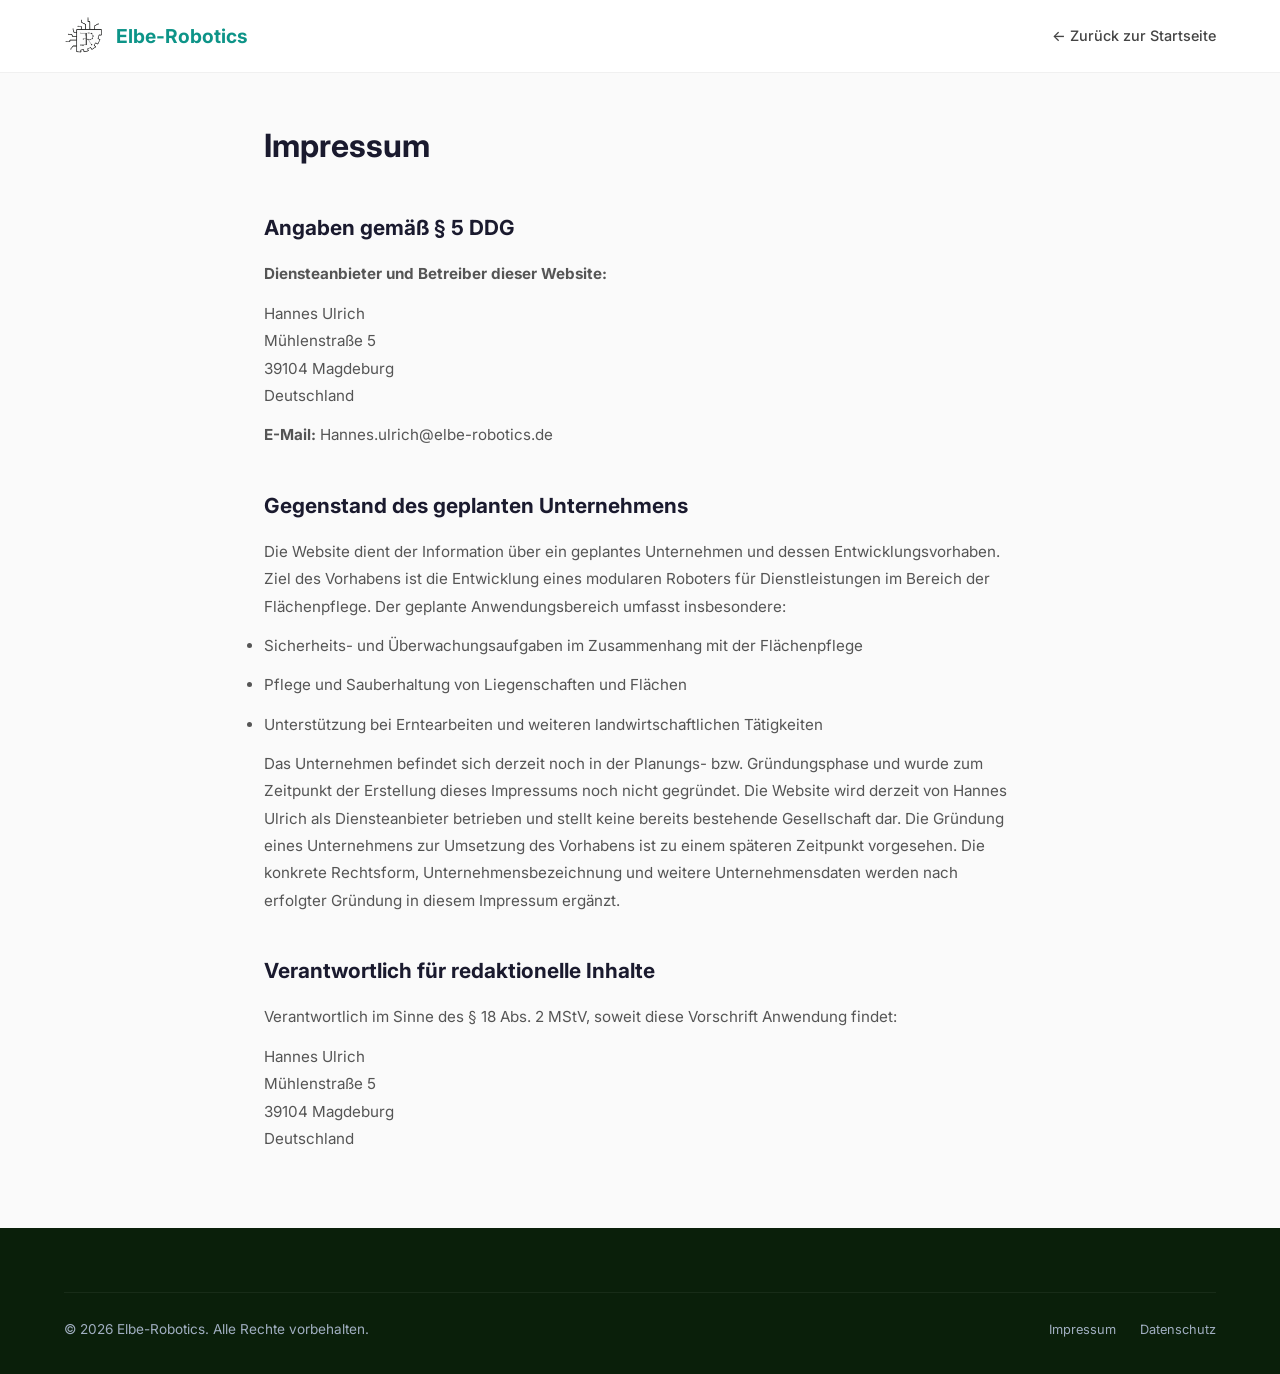
<file: impressum.html>
<!DOCTYPE html>
<html lang="de">
<head>
  <meta charset="UTF-8">
  <meta name="viewport" content="width=device-width, initial-scale=1.0">
  <title>Impressum — Elbe-Robotics</title>
  <meta name="description" content="Impressum der Elbe-Robotics Website">
  <link rel="stylesheet" href="css/styles.css">
  <link rel="icon" type="image/svg+xml" href="Logo_sw.svg">
  <link rel="preconnect" href="https://fonts.googleapis.com" crossorigin>
  <link rel="preconnect" href="https://fonts.gstatic.com" crossorigin>
  <link href="https://fonts.googleapis.com/css2?family=Inter:wght@400;500;600;700&display=swap" rel="stylesheet">
</head>
<body>

<nav>
  <div class="container">
    <a href="index.html" class="nav-logo">
      <img src="Logo_sw.svg" alt="Elbe-Robotics Logo">
      <span>Elbe-Robotics</span>
    </a>
    <ul class="nav-links" id="navLinks">
      <li><a href="index.html">← Zurück zur Startseite</a></li>
    </ul>
  </div>
</nav>

<div class="legal-content">
  <h1>Impressum</h1>

  <h2>Angaben gemäß § 5 DDG</h2>
  <p><strong>Diensteanbieter und Betreiber dieser Website:</strong></p>
  <p>
    Hannes Ulrich<br>
    Mühlenstraße 5<br>
    39104 Magdeburg<br>
    Deutschland
  </p>
  <p><strong>E-Mail:</strong> Hannes.ulrich@elbe-robotics.de</p>

  <h2>Gegenstand des geplanten Unternehmens</h2>
  <p>Die Website dient der Information über ein geplantes Unternehmen und dessen Entwicklungsvorhaben. Ziel des Vorhabens ist die Entwicklung eines modularen Roboters für Dienstleistungen im Bereich der Flächenpflege. Der geplante Anwendungsbereich umfasst insbesondere:</p>
  <ul>
    <li>Sicherheits- und Überwachungsaufgaben im Zusammenhang mit der Flächenpflege</li>
    <li>Pflege und Sauberhaltung von Liegenschaften und Flächen</li>
    <li>Unterstützung bei Erntearbeiten und weiteren landwirtschaftlichen Tätigkeiten</li>
  </ul>
  <p>Das Unternehmen befindet sich derzeit noch in der Planungs- bzw. Gründungsphase und wurde zum Zeitpunkt der Erstellung dieses Impressums noch nicht gegründet. Die Website wird derzeit von Hannes Ulrich als Diensteanbieter betrieben und stellt keine bereits bestehende Gesellschaft dar. Die Gründung eines Unternehmens zur Umsetzung des Vorhabens ist zu einem späteren Zeitpunkt vorgesehen. Die konkrete Rechtsform, Unternehmensbezeichnung und weitere Unternehmensdaten werden nach erfolgter Gründung in diesem Impressum ergänzt.</p>

  <h2>Verantwortlich für redaktionelle Inhalte</h2>
  <p>Verantwortlich im Sinne des § 18 Abs. 2 MStV, soweit diese Vorschrift Anwendung findet:</p>
  <p>
    Hannes Ulrich<br>
    Mühlenstraße 5<br>
    39104 Magdeburg<br>
    Deutschland
  </p>
</div>

<footer>
  <div class="container">
    <div class="footer-bottom">
      <p>© 2026 Elbe-Robotics. Alle Rechte vorbehalten.</p>
      <div class="footer-links">
        <a href="impressum.html">Impressum</a>
        <a href="datenschutz.html">Datenschutz</a>
      </div>
    </div>
  </div>
</footer>

</body>
</html>
</file>
<file: css/styles.css>
/* ── Reset & Base ── */
*, *::before, *::after { box-sizing: border-box; margin: 0; padding: 0; }
html { scroll-behavior: smooth; }
body {
  font-family: 'Inter', -apple-system, BlinkMacSystemFont, 'Segoe UI', sans-serif;
  color: #1a1a2e;
  background: #fafafa;
  line-height: 1.6;
}
a { color: inherit; text-decoration: none; }
img { max-width: 100%; height: auto; display: block; }

/* ── Container ── */
.container {
  max-width: 1200px;
  margin: 0 auto;
  padding: 0 24px;
}

/* ── Section styling ── */
.section {
  padding: 96px 0;
}
.section-header {
  text-align: center;
  margin-bottom: 64px;
}
.section-header h2 {
  font-size: 2.5rem;
  font-weight: 700;
  color: #1a1a2e;
  margin-bottom: 16px;
}
.section-header p {
  font-size: 1.125rem;
  color: #666;
  max-width: 640px;
  margin: 0 auto;
}
.section-alt {
  background: #ecf7fa;
}

/* ── Use-Case Sections (Ernte, Flächen, Sauberkeit, Sicherheit) ── */
.section-use-case {
  padding: 80px 0;
}
.use-case {
  display: grid;
  grid-template-columns: 1fr 1fr;
  gap: 64px;
  align-items: center;
}
.use-case.flipped {
  direction: rtl;
}
.use-case.flipped .use-case-content {
  direction: ltr;
}
.use-case-image img {
  width: 100%;
  border-radius: 16px;
}
.use-case-label {
  display: inline-block;
  font-size: 0.8rem;
  font-weight: 600;
  text-transform: uppercase;
  letter-spacing: 0.08em;
  color: #0d9488;
  margin-bottom: 12px;
}
.use-case-content h2 {
  font-size: 2rem;
  font-weight: 700;
  margin-bottom: 20px;
  color: #1a1a2e;
}
.use-case-content > p {
  font-size: 1.05rem;
  color: #555;
  line-height: 1.7;
  margin-bottom: 24px;
}
.use-case-features {
  list-style: none;
  display: grid;
  grid-template-columns: 1fr 1fr;
  gap: 8px 24px;
}
.use-case-features li {
  font-size: 0.9rem;
  color: #444;
  padding: 6px 0;
  display: flex;
  align-items: center;
  gap: 8px;
}
.use-case-features li::before {
  content: '✓';
  color: #0d9488;
  font-weight: 700;
}

/* ── Solution Overview Cards ── */
.overview-grid {
  display: grid;
  grid-template-columns: repeat(auto-fit, minmax(240px, 1fr));
  gap: 24px;
}
.overview-card {
  display: block;
  background: #fff;
  padding: 40px 28px;
  border-radius: 16px;
  border: 1px solid rgba(0,0,0,0.06);
  text-align: center;
  transition: transform 0.25s, box-shadow 0.25s;
  text-decoration: none;
  color: inherit;
}
.overview-card:hover {
  transform: translateY(-6px);
  box-shadow: 0 16px 48px rgba(0,0,0,0.06);
}
.overview-card .icon {
  font-size: 2.5rem;
  margin-bottom: 16px;
  display: block;
}
.overview-card h3 {
  font-size: 1.1rem;
  font-weight: 600;
  margin-bottom: 8px;
  color: #1a1a2e;
}
.overview-card p {
  font-size: 0.9rem;
  color: #666;
}

/* ── Per-use-case compact comparisons ── */
.section-compare {
  padding: 24px 0;
  background: #fff;
}
.section-compare .comparison-grid {
  max-width: 900px;
  margin: 0 auto;
}

.section-divider {
  width: 60px;
  height: 4px;
  background: linear-gradient(90deg, #0f766e, #14b8a6);
  border-radius: 2px;
  margin: 0 auto 24px;
}

/* ── Navigation ── */
nav {
  position: fixed;
  top: 0; left: 0; right: 0;
  z-index: 1000;
  background: rgba(255,255,255,0.95);
  backdrop-filter: blur(12px);
  border-bottom: 1px solid rgba(0,0,0,0.06);
}
nav .container {
  display: flex;
  align-items: center;
  justify-content: space-between;
  height: 72px;
}
.nav-logo {
  display: flex;
  align-items: center;
  gap: 12px;
}
.nav-logo img {
  height: 40px;
  width: auto;
}
.nav-logo span {
  font-size: 1.2rem;
  font-weight: 700;
  color: #0d9488;
}
.nav-links {
  display: flex;
  align-items: center;
  gap: 32px;
  list-style: none;
}
.nav-links a {
  font-size: 0.9rem;
  font-weight: 500;
  color: #444;
  transition: color 0.2s;
}
.nav-links a:hover { color: #0d9488; }

/* Hamburger */
.hamburger {
  display: none;
  flex-direction: column;
  gap: 5px;
  cursor: pointer;
  background: none;
  border: none;
  padding: 4px;
}
.hamburger span {
  width: 24px;
  height: 2px;
  background: #333;
  border-radius: 2px;
  transition: 0.3s;
}

/* ── Hero ── */
.hero {
  min-height: 100vh;
  display: flex;
  align-items: center;
  position: relative;
  background: linear-gradient(135deg, #0a1f2e 0%, #0a2a3a 40%, #0a202f 100%);
  color: #fff;
  padding-top: 72px;
}
.hero::before {
  content: '';
  position: absolute;
  top: 0; right: 0;
  width: 100%;
  height: 100%;
  background: radial-gradient(ellipse at 80% 30%, rgba(20, 184, 166, 0.08) 0%, transparent 60%);
  pointer-events: none;
}
.hero .container {
  display: grid;
  grid-template-columns: 1fr 1fr;
  gap: 64px;
  align-items: center;
  position: relative;
  z-index: 1;
}
.hero-content h1 {
  font-size: 3.5rem;
  font-weight: 800;
  line-height: 1.15;
  margin-bottom: 24px;
}
.hero-content h1 span {
  background: linear-gradient(90deg, #14b8a6, #22d3ee);
  -webkit-background-clip: text;
  -webkit-text-fill-color: transparent;
  background-clip: text;
}
.hero-content p {
  font-size: 1.15rem;
  color: #a0aec0;
  margin-bottom: 32px;
  max-width: 520px;
}
.hero-actions {
  display: flex;
  gap: 16px;
  flex-wrap: wrap;
}
.hero-actions > * {
  flex: 1;
  min-width: 220px;
}
.btn {
  display: inline-flex;
  align-items: center;
  justify-content: center;
  gap: 8px;
  padding: 13px 32px;
  min-width: 220px;
  border-radius: 8px;
  font-size: 0.95rem;
  font-weight: 600;
  transition: all 0.25s;
  cursor: pointer;
  border: 1px solid transparent;
}
.btn-primary {
  background: linear-gradient(90deg, #0f766e, #0d9488);
  color: #fff;
  border: 1px solid transparent;
}
.btn-primary:hover {
  transform: translateY(-2px);
  box-shadow: 0 8px 24px rgba(45, 90, 39, 0.3);
}
.btn-secondary {
  background: rgba(255,255,255,0.08);
  color: #fff;
  border: 1px solid rgba(255,255,255,0.15);
  width: 100%;
}
.btn-secondary:hover {
  background: rgba(255,255,255,0.15);
  transform: translateY(-2px);
}

/* ── Hero Button Dropdown ── */
.btn-dropdown {
  position: relative;
  display: inline-block;
}
.btn-dropdown .btn {
  cursor: pointer;
  width: 100%;
}
.btn-dropdown-menu {
  display: none;
  position: absolute;
  top: calc(100% + 8px);
  left: 0;
  width: 100%;
  background: #fff;
  min-width: 240px;
  padding: 8px 0;
  border-radius: 10px;
  box-shadow: 0 12px 40px rgba(0,0,0,0.15);
  border: 1px solid rgba(0,0,0,0.06);
  list-style: none;
  z-index: 100;
}
.btn-dropdown.open .btn-dropdown-menu {
  display: block;
}
.btn-dropdown-menu li a {
  display: block;
  padding: 12px 20px;
  font-size: 0.9rem;
  font-weight: 500;
  color: #333;
  text-decoration: none;
  transition: background 0.2s;
}
.btn-dropdown-menu li a:hover {
  background: #ecf7fa;
  color: #0d9488;
}
.btn-dropdown-menu li:first-child a {
  border-radius: 10px 10px 0 0;
}
.btn-dropdown-menu li:last-child a {
  border-radius: 0 0 10px 10px;
}

.hero-image img {
  width: 100%;
  border-radius: 16px;
  box-shadow: 0 24px 80px rgba(0,0,0,0.3);
}

/* ── Technology ── */
.tech-grid {
  display: grid;
  grid-template-columns: 1fr 1fr;
  gap: 24px;
  max-width: 800px;
  margin: 0 auto;
}
.tech-card {
  background: #fff;
  padding: 40px 32px;
  border-radius: 16px;
  border: 1px solid rgba(0,0,0,0.06);
  text-align: center;
  transition: transform 0.25s;
}
.tech-card:hover { transform: translateY(-4px); }
.tech-card .icon {
  font-size: 2.5rem;
  margin-bottom: 16px;
}
.tech-card h3 {
  font-size: 1.15rem;
  font-weight: 600;
  margin-bottom: 12px;
}
.tech-card p {
  font-size: 0.9rem;
  color: #666;
  max-width: 300px;
  margin: 0 auto;
}

/* ── Comparison (Competition) ── */
.comparison-grid {
  display: grid;
  grid-template-columns: repeat(3, 1fr);
  gap: 24px;
}
.comparison-compact {
  gap: 12px;
}
.comparison-compact .compare-card {
  padding: 24px 16px;
}
.compare-card {
  padding: 40px 28px;
  border-radius: 16px;
  text-align: center;
  border: 1px solid rgba(0,0,0,0.06);
}
.compare-card.traditional {
  background: #fff;
}
.compare-card.workers {
  background: #fff;
}
.compare-card.elbe {
  background: linear-gradient(135deg, #0f766e, #0d9488);
  color: #fff;
  border: none;
  transform: scale(1.03);
  box-shadow: 0 16px 40px rgba(45, 90, 39, 0.2);
}
.compare-card h3 {
  font-size: 1.2rem;
  font-weight: 700;
  margin-bottom: 24px;
}
.compare-card.elbe h3 { color: #fff; }
.compare-card ul {
  list-style: none;
  text-align: left;
  font-size: 0.9rem;
}
.compare-card ul li {
  padding: 8px 0;
  border-bottom: 1px solid rgba(0,0,0,0.04);
  display: flex;
  align-items: center;
  gap: 8px;
}
.compare-card.elbe ul li {
  border-bottom-color: rgba(255,255,255,0.1);
  color: #e0f0e0;
}
.compare-card .badge {
  display: inline-block;
  padding: 4px 16px;
  border-radius: 20px;
  font-size: 0.8rem;
  font-weight: 600;
  margin-bottom: 16px;
}
.compare-card .badge.winner {
  background: #14b8a6;
  color: #1a1a2e;
}
.compare-card .badge.loser {
  background: #f0f0f0;
  color: #999;
}

/* ── Team ── */
.team-grid {
  display: grid;
  grid-template-columns: repeat(auto-fit, minmax(200px, 1fr));
  gap: 32px;
  max-width: 1100px;
  margin: 0 auto;
}
.team-card {
  text-align: center;
  padding: 32px 16px;
  border-radius: 16px;
  background: #fff;
  border: 1px solid rgba(0,0,0,0.05);
  transition: transform 0.25s;
}
.team-card:hover { transform: translateY(-4px); }
.team-card img {
  width: 140px;
  height: 170px;
  object-fit: cover;
  border-radius: 50%;
  margin: 0 auto 16px;
  background: #ecf7fa;
}
.team-card h4 {
  font-size: 1rem;
  font-weight: 600;
  margin-bottom: 4px;
}
.team-card p {
  font-size: 0.85rem;
  color: #666;
}

/* ── Vision ── */
.vision-block {
  max-width: 720px;
  margin: 0 auto;
  text-align: center;
}
.vision-block p {
  font-size: 1.15rem;
  color: #555;
  margin-bottom: 16px;
}
.vision-goals {
  display: grid;
  grid-template-columns: repeat(auto-fit, minmax(200px, 1fr));
  gap: 16px;
  margin-top: 48px;
}
.goal-item {
  background: #fff;
  padding: 20px;
  border-radius: 12px;
  border: 1px solid rgba(0,0,0,0.05);
  font-size: 0.9rem;
  font-weight: 500;
  color: #0d9488;
  display: flex;
  align-items: center;
  gap: 8px;
  justify-content: center;
}

/* ── Footer ── */
footer {
  background: #0a1f0a;
  color: #a0aec0;
  padding: 64px 0 32px;
}
footer p, footer a {
  font-size: 0.85rem;
  color: #a0aec0;
  line-height: 1.8;
}
footer a:hover { color: #14b8a6; }
.footer-bottom {
  border-top: 1px solid rgba(255,255,255,0.06);
  padding-top: 24px;
  display: flex;
  justify-content: space-between;
  align-items: center;
  flex-wrap: wrap;
  gap: 16px;
  font-size: 0.8rem;
}
.footer-links {
  display: flex;
  gap: 24px;
}
.footer-links a { font-size: 0.8rem; }

/* ── Legal Pages ── */
.legal-content {
  max-width: 800px;
  margin: 0 auto;
  padding: 120px 24px 64px;
}
.legal-content h1 {
  font-size: 2rem;
  margin-bottom: 32px;
}
.legal-content h2 {
  font-size: 1.3rem;
  margin-top: 40px;
  margin-bottom: 16px;
}
.legal-content p, .legal-content li {
  font-size: 0.95rem;
  color: #555;
  line-height: 1.8;
  margin-bottom: 12px;
}

/* ── Responsive ── */
@media (max-width: 768px) {
  .nav-links {
    display: none;
    position: absolute;
    top: 72px;
    left: 0; right: 0;
    background: #fff;
    flex-direction: column;
    padding: 24px;
    gap: 16px;
    border-bottom: 1px solid rgba(0,0,0,0.06);
  }
  .nav-links.open { display: flex; }
  .hamburger { display: flex; }

  .hero .container {
    grid-template-columns: 1fr;
    text-align: center;
    gap: 32px;
  }
  .hero-content h1 { font-size: 2.2rem; }
  .hero-content p { margin: 0 auto 32px; }
  .hero-actions { justify-content: center; }
  .hero-image { grid-row: 1; }

  .section { padding: 64px 0; }
  .section-header h2 { font-size: 1.8rem; }

  .comparison-grid { grid-template-columns: 1fr; }
  .compare-card.elbe { transform: none; }

  .footer-bottom { flex-direction: column; text-align: center; }

  .tech-grid {
    grid-template-columns: 1fr;
    gap: 16px;
  }

  .use-case {
    grid-template-columns: 1fr;
    gap: 32px;
    text-align: center;
  }
  .use-case.flipped {
    direction: ltr;
  }
  .use-case-content h2 { font-size: 1.5rem; }
  .use-case-features {
    grid-template-columns: 1fr;
    text-align: left;
  }
  .section-use-case { padding: 56px 0; }
  .comparison-compact { gap: 8px; }
  .comparison-compact .compare-card {
    padding: 16px 10px;
  }
  .comparison-compact .compare-card h3 {
    font-size: 0.85rem;
    margin-bottom: 8px;
  }
  .comparison-compact .compare-card li {
    font-size: 0.75rem;
    padding: 4px 0;
  }
}
</file>
